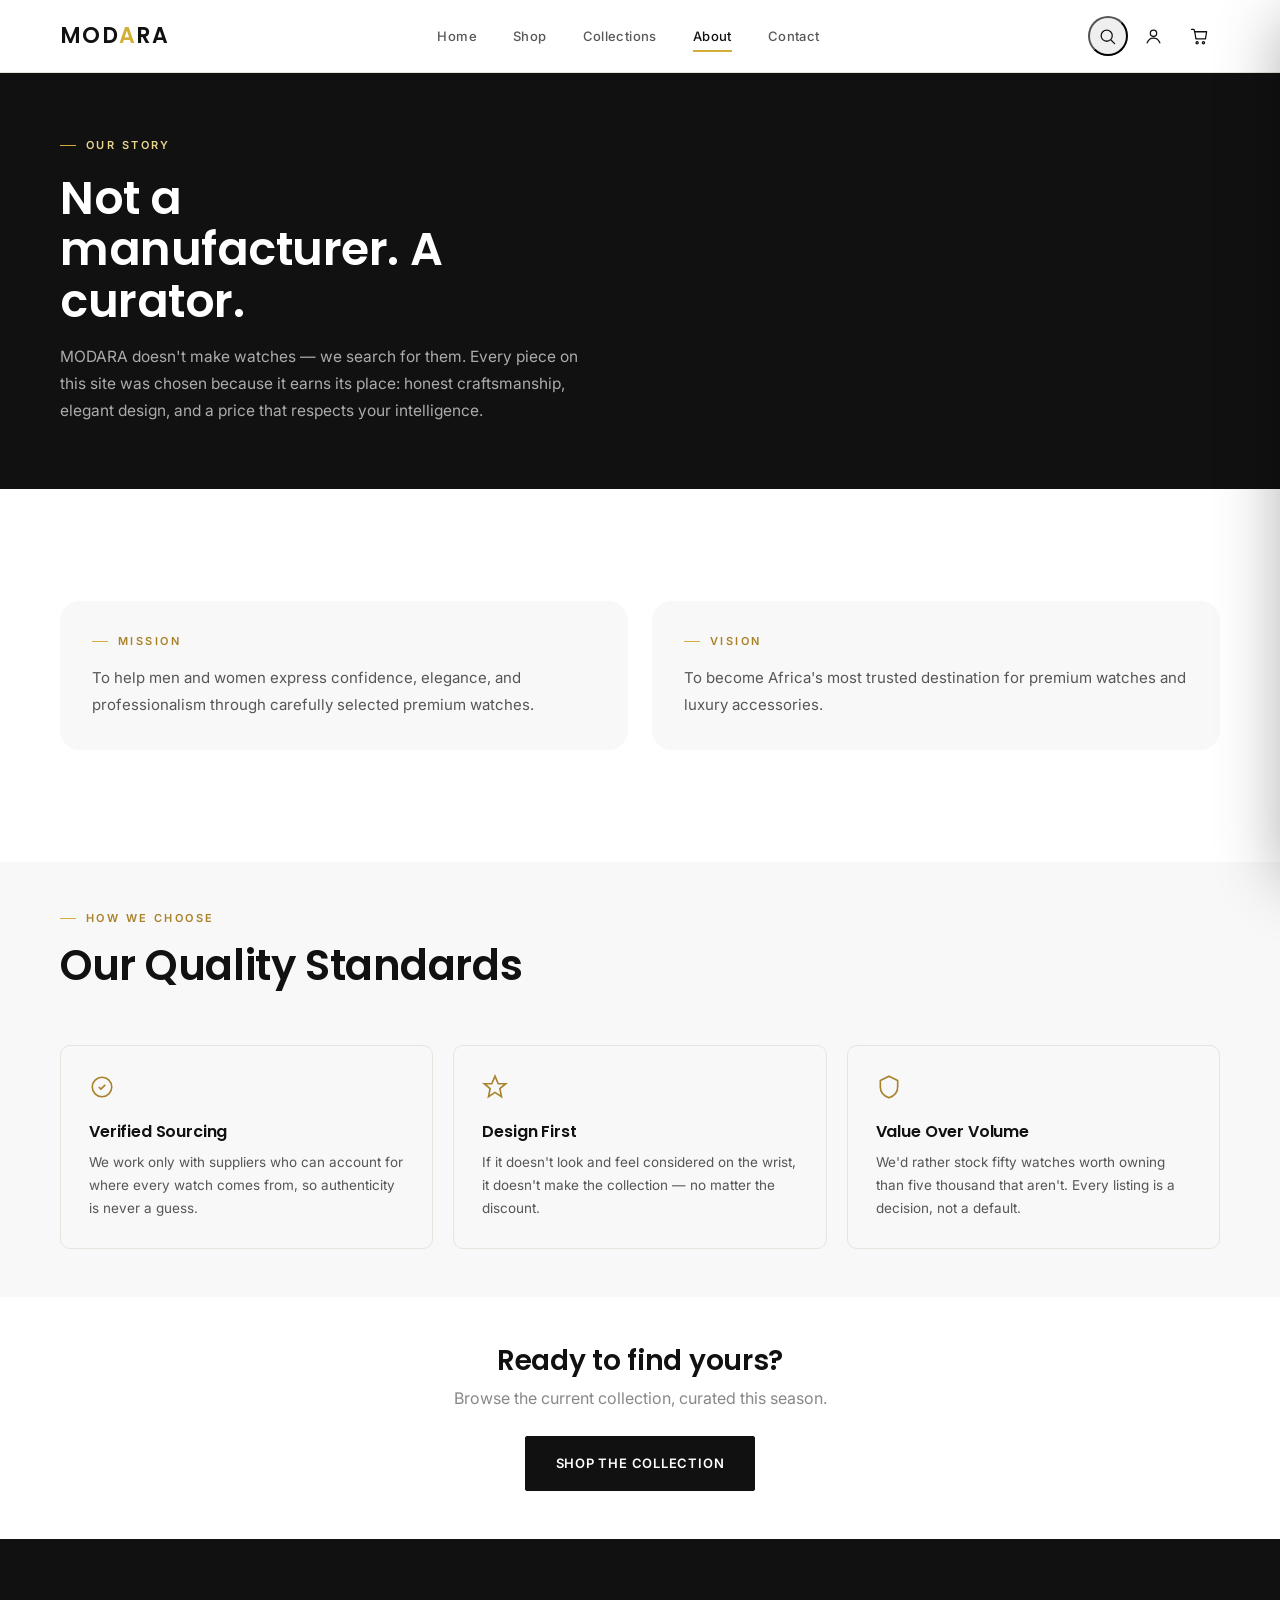
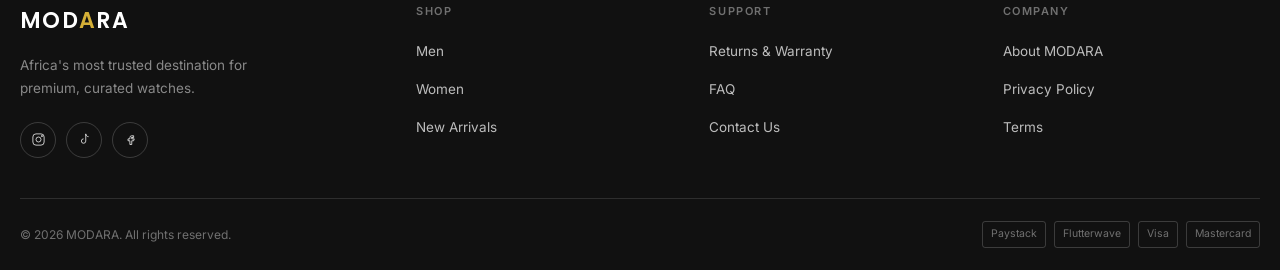
<file: about.html>
<!DOCTYPE html>
<html lang="en">
<head>
<meta charset="UTF-8">
<meta name="viewport" content="width=device-width, initial-scale=1.0">
<title>About MODARA — Curated Premium Watches</title>
<meta name="description" content="MODARA curates premium watches from trusted brands for men and women across Nigeria. Learn our mission, vision and quality standards.">
<link rel="preconnect" href="https://fonts.googleapis.com">
<link rel="preconnect" href="https://fonts.gstatic.com" crossorigin>
<link href="https://fonts.googleapis.com/css2?family=Poppins:wght@400;500;600;700&family=Inter:wght@400;500;600;700&display=swap" rel="stylesheet">
<link rel="stylesheet" href="css/style.css">
<style>
  .about-hero{ background:var(--ink); color:var(--paper); padding:64px 0; }
  .about-hero h1{ color:var(--paper); font-size:clamp(30px,5vw,46px); max-width:16ch; }
  .about-hero p{ color:rgba(255,255,255,.65); margin-top:16px; max-width:52ch; font-size:15.5px; line-height:1.75; }
  .value-grid{ display:grid; gap:20px; grid-template-columns:1fr; }
  @media (min-width:768px){ .value-grid{ grid-template-columns:repeat(3,1fr);} }
  .value-card{ border:1px solid var(--line); border-radius:var(--radius-md); padding:28px; }
  .value-card svg{ width:26px;height:26px; color:var(--gold-deep); margin-bottom:16px; }
  .value-card h3{ font-size:16px; margin-bottom:10px; }
  .value-card p{ font-size:13.5px; color:var(--ink-70); line-height:1.7; }
  .mv-grid{ display:grid; gap:24px; grid-template-columns:1fr; }
  @media (min-width:768px){ .mv-grid{ grid-template-columns:1fr 1fr;} }
  .mv-card{ background:var(--mist); border-radius:var(--radius-lg); padding:32px; }
  .mv-card .eyebrow{ margin-bottom:14px; }
  .mv-card p{ font-size:15px; line-height:1.8; color:var(--ink-70); }
</style>
</head>
<body>

<header class="nav">
  <div class="wrap nav-inner">
    <a href="index.html" class="nav-logo">MOD<span>A</span>RA</a>
    <nav class="nav-links">
      <a href="index.html">Home</a>
      <a href="shop.html">Shop</a>
      <a href="shop.html#collections">Collections</a>
      <a href="about.html" class="active">About</a>
      <a href="contact.html">Contact</a>
    </nav>
    <div class="nav-actions">
      <button class="icon-btn" aria-label="Search"><svg viewBox="0 0 24 24" fill="none" stroke="currentColor" stroke-linecap="round" stroke-linejoin="round"><circle cx="11" cy="11" r="7"/><path d="M21 21l-4.3-4.3"/></svg></button>
      <a href="account.html" class="icon-btn" aria-label="Account"><svg viewBox="0 0 24 24" fill="none" stroke="currentColor" stroke-linecap="round" stroke-linejoin="round"><circle cx="12" cy="8" r="4"/><path d="M4 20c1.5-4 5-6 8-6s6.5 2 8 6"/></svg></a>
      <a href="cart.html" class="icon-btn" aria-label="Cart"><svg viewBox="0 0 24 24" fill="none" stroke="currentColor" stroke-linecap="round" stroke-linejoin="round"><path d="M6 6h15l-1.5 9h-12z"/><path d="M6 6L5 3H2"/><circle cx="9" cy="20" r="1.4"/><circle cx="17" cy="20" r="1.4"/></svg><span class="cart-count" data-cart-count>0</span></a>
      <button class="icon-btn menu-btn" data-drawer-open aria-label="Menu"><svg viewBox="0 0 24 24" fill="none" stroke="currentColor" stroke-linecap="round" stroke-linejoin="round"><path d="M4 7h16M4 12h16M4 17h16"/></svg></button>
    </div>
  </div>
</header>

<div class="drawer-overlay"></div>
<aside class="drawer">
  <div class="drawer-head"><span class="nav-logo">MOD<span>A</span>RA</span><button class="icon-btn" data-drawer-close aria-label="Close menu"><svg viewBox="0 0 24 24" fill="none" stroke="currentColor" stroke-linecap="round" stroke-linejoin="round"><path d="M18 6L6 18M6 6l12 12"/></svg></button></div>
  <div class="drawer-body">
    <a href="index.html">Home</a><a href="shop.html">Shop</a><a href="shop.html#collections">Collections</a>
    <a href="about.html">About</a><a href="contact.html">Contact</a><a href="faq.html">FAQ</a><a href="cart.html">Cart</a>
  </div>
</aside>

<section class="about-hero">
  <div class="wrap">
    <div class="eyebrow" style="color:var(--gold-soft);">Our Story</div>
    <h1 style="margin-top:18px;">Not a manufacturer. A curator.</h1>
    <p>MODARA doesn't make watches — we search for them. Every piece on this site was chosen because it earns its place: honest craftsmanship, elegant design, and a price that respects your intelligence.</p>
  </div>
</section>

<section class="section">
  <div class="wrap mv-grid">
    <div class="mv-card">
      <div class="eyebrow">Mission</div>
      <p>To help men and women express confidence, elegance, and professionalism through carefully selected premium watches.</p>
    </div>
    <div class="mv-card">
      <div class="eyebrow">Vision</div>
      <p>To become Africa's most trusted destination for premium watches and luxury accessories.</p>
    </div>
  </div>
</section>

<section class="section section-tight" style="background:var(--mist);">
  <div class="wrap">
    <div class="section-head">
      <div class="eyebrow">How We Choose</div>
      <h2 class="section-title">Our Quality Standards</h2>
    </div>
    <div class="value-grid">
      <div class="value-card">
        <svg viewBox="0 0 24 24" fill="none" stroke="currentColor" stroke-width="1.5"><circle cx="12" cy="12" r="9"/><path d="M9 12l2 2 4-4"/></svg>
        <h3>Verified Sourcing</h3>
        <p>We work only with suppliers who can account for where every watch comes from, so authenticity is never a guess.</p>
      </div>
      <div class="value-card">
        <svg viewBox="0 0 24 24" fill="none" stroke="currentColor" stroke-width="1.5"><path d="M12 2l3 7h7l-5.5 4.5L18 21l-6-4-6 4 1.5-7.5L2 9h7z"/></svg>
        <h3>Design First</h3>
        <p>If it doesn't look and feel considered on the wrist, it doesn't make the collection — no matter the discount.</p>
      </div>
      <div class="value-card">
        <svg viewBox="0 0 24 24" fill="none" stroke="currentColor" stroke-width="1.5"><path d="M12 2l8 4v6c0 5-3.4 8.4-8 10-4.6-1.6-8-5-8-10V6z"/></svg>
        <h3>Value Over Volume</h3>
        <p>We'd rather stock fifty watches worth owning than five thousand that aren't. Every listing is a decision, not a default.</p>
      </div>
    </div>
  </div>
</section>

<section class="section section-tight">
  <div class="wrap center">
    <h2 class="section-title" style="font-size:28px;">Ready to find yours?</h2>
    <p class="muted" style="margin-top:10px;">Browse the current collection, curated this season.</p>
    <a href="shop.html" class="btn btn-primary" style="margin-top:24px;">Shop the Collection</a>
  </div>
</section>

<footer class="footer">
  <div class="wrap footer-top">
    <div class="footer-brand">
      <span class="nav-logo">MOD<span>A</span>RA</span>
      <p>Africa's most trusted destination for premium, curated watches.</p>
      <div class="footer-social">
        <a href="#" aria-label="Instagram"><svg viewBox="0 0 24 24" fill="none" stroke="currentColor" stroke-width="1.6"><rect x="3" y="3" width="18" height="18" rx="5"/><circle cx="12" cy="12" r="4"/><circle cx="17.5" cy="6.5" r="1"/></svg></a>
        <a href="#" aria-label="TikTok"><svg viewBox="0 0 24 24" fill="none" stroke="currentColor" stroke-width="1.6"><path d="M14 3v11.5a3.5 3.5 0 11-3.5-3.5"/><path d="M14 3c0 2.5 2 4.5 4.5 4.5"/></svg></a>
        <a href="#" aria-label="Facebook"><svg viewBox="0 0 24 24" fill="none" stroke="currentColor" stroke-width="1.6"><path d="M14 9h3V6h-3a3 3 0 00-3 3v2H8v3h3v6h3v-6h3l1-3h-4v-2a1 1 0 011-1z"/></svg></a>
      </div>
    </div>
    <div class="footer-col"><b>Shop</b><ul><li><a href="shop.html?gender=men">Men</a></li><li><a href="shop.html?gender=women">Women</a></li><li><a href="shop.html?filter=new">New Arrivals</a></li></ul></div>
    <div class="footer-col"><b>Support</b><ul><li><a href="returns.html">Returns &amp; Warranty</a></li><li><a href="faq.html">FAQ</a></li><li><a href="contact.html">Contact Us</a></li></ul></div>
    <div class="footer-col"><b>Company</b><ul><li><a href="about.html">About MODARA</a></li><li><a href="privacy.html">Privacy Policy</a></li><li><a href="terms.html">Terms</a></li></ul></div>
  </div>
  <div class="wrap footer-bottom">
    <span>© 2026 MODARA. All rights reserved.</span>
    <div class="pay-icons"><span>Paystack</span><span>Flutterwave</span><span>Visa</span><span>Mastercard</span></div>
  </div>
</footer>

<script src="js/products.js"></script>
<script src="js/main.js"></script>
</body>
</html>
</file>
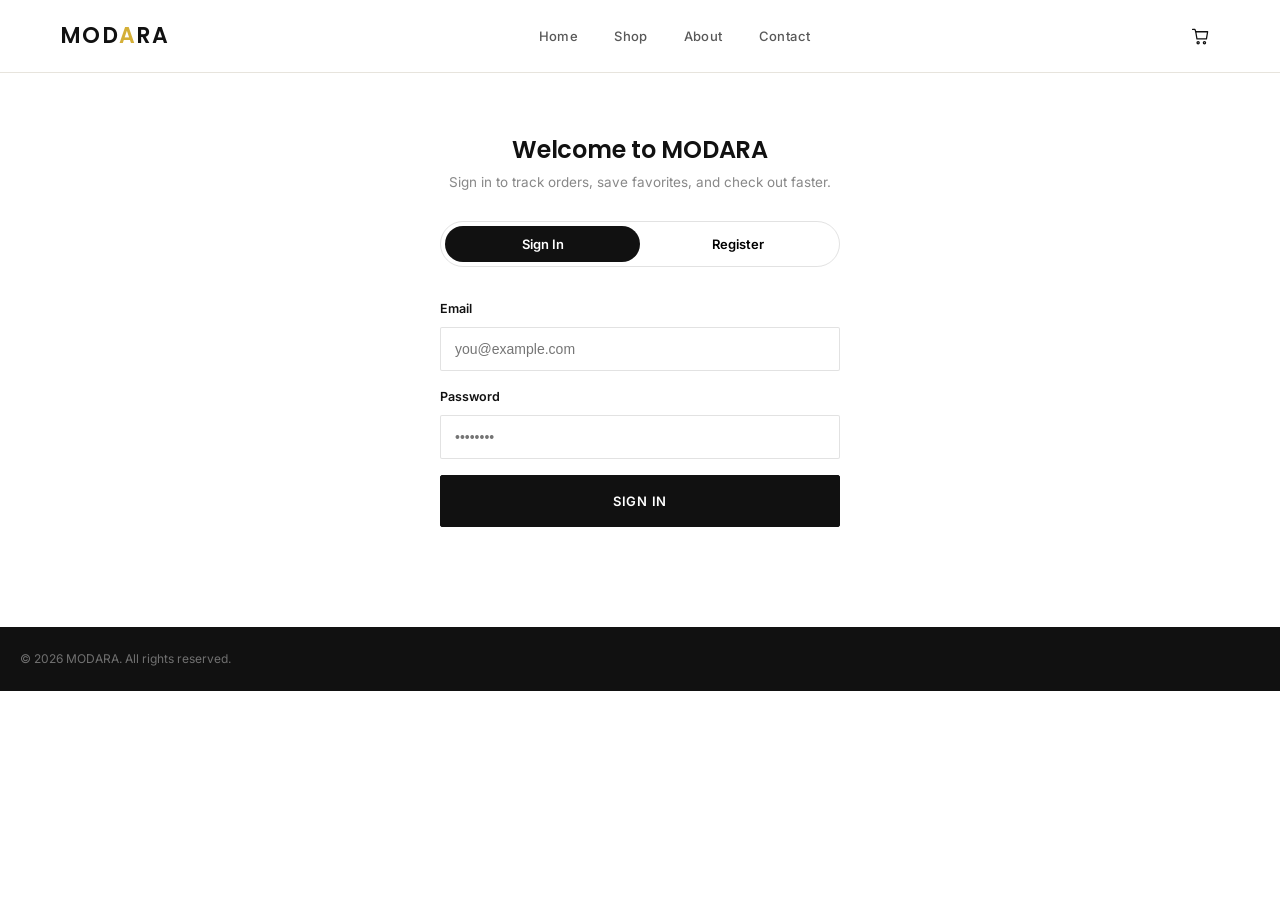
<file: account.html>
<!DOCTYPE html>
<html lang="en">
<head>
<meta charset="UTF-8">
<meta name="viewport" content="width=device-width, initial-scale=1.0">
<title>Account | MODARA</title>
<link rel="preconnect" href="https://fonts.googleapis.com">
<link rel="preconnect" href="https://fonts.gstatic.com" crossorigin>
<link href="https://fonts.googleapis.com/css2?family=Poppins:wght@400;500;600;700&family=Inter:wght@400;500;600;700&display=swap" rel="stylesheet">
<link rel="stylesheet" href="css/style.css">
<style>
  .auth-wrap{ max-width:400px; margin:0 auto; padding:64px 0 100px; }
  .auth-tabs{ display:flex; border:1px solid var(--ink-12); border-radius:100px; padding:4px; margin-bottom:32px; }
  .auth-tab{ flex:1; text-align:center; padding:10px; border-radius:100px; font-size:13px; font-weight:600; background:none; border:none; }
  .auth-tab.active{ background:var(--ink); color:var(--paper); }
  .form-field{ margin-bottom:16px; }
  .form-field label{ display:block; font-size:12.5px; font-weight:600; margin-bottom:8px; }
  .form-field input{ width:100%; border:1px solid var(--ink-12); border-radius:2px; padding:13px 14px; font-size:14px; }
  .auth-panel{ display:none; }
  .auth-panel.active{ display:block; }
</style>
</head>
<body>
<header class="nav">
  <div class="wrap nav-inner">
    <a href="index.html" class="nav-logo">MOD<span>A</span>RA</a>
    <nav class="nav-links"><a href="index.html">Home</a><a href="shop.html">Shop</a><a href="about.html">About</a><a href="contact.html">Contact</a></nav>
    <div class="nav-actions"><a href="cart.html" class="icon-btn" aria-label="Cart"><svg viewBox="0 0 24 24" fill="none" stroke="currentColor" stroke-linecap="round" stroke-linejoin="round"><path d="M6 6h15l-1.5 9h-12z"/><path d="M6 6L5 3H2"/><circle cx="9" cy="20" r="1.4"/><circle cx="17" cy="20" r="1.4"/></svg><span class="cart-count" data-cart-count>0</span></a></div>
  </div>
</header>

<div class="wrap">
  <div class="auth-wrap">
    <div class="center" style="margin-bottom:28px;">
      <h1 style="font-size:24px;">Welcome to MODARA</h1>
      <p class="muted" style="margin-top:8px;font-size:13.5px;">Sign in to track orders, save favorites, and check out faster.</p>
    </div>
    <div class="auth-tabs">
      <button class="auth-tab active" data-auth-tab="signin">Sign In</button>
      <button class="auth-tab" data-auth-tab="register">Register</button>
    </div>
    <div class="auth-panel active" data-auth-panel="signin">
      <div class="form-field"><label>Email</label><input type="email" placeholder="you@example.com"></div>
      <div class="form-field"><label>Password</label><input type="password" placeholder="••••••••"></div>
      <button class="btn btn-primary btn-block" id="signinBtn">Sign In</button>
    </div>
    <div class="auth-panel" data-auth-panel="register">
      <div class="form-field"><label>Full Name</label><input type="text" placeholder="Your name"></div>
      <div class="form-field"><label>Email</label><input type="email" placeholder="you@example.com"></div>
      <div class="form-field"><label>Password</label><input type="password" placeholder="Create a password"></div>
      <button class="btn btn-primary btn-block" id="registerBtn">Create Account</button>
    </div>
  </div>
</div>

<footer class="footer"><div class="wrap footer-bottom" style="border-top:none;"><span>© 2026 MODARA. All rights reserved.</span></div></footer>
<script src="js/products.js"></script>
<script src="js/main.js"></script>
<script>
document.querySelectorAll("[data-auth-tab]").forEach(tab=>{
  tab.addEventListener("click", ()=>{
    document.querySelectorAll("[data-auth-tab]").forEach(t=>t.classList.remove("active"));
    document.querySelectorAll("[data-auth-panel]").forEach(p=>p.classList.remove("active"));
    tab.classList.add("active");
    document.querySelector(`[data-auth-panel="${tab.dataset.authTab}"]`).classList.add("active");
  });
});
document.getElementById("signinBtn").addEventListener("click", ()=> showToast("Account sign-in connects here"));
document.getElementById("registerBtn").addEventListener("click", ()=> showToast("Account creation connects here"));
</script>
</body>
</html>
</file>
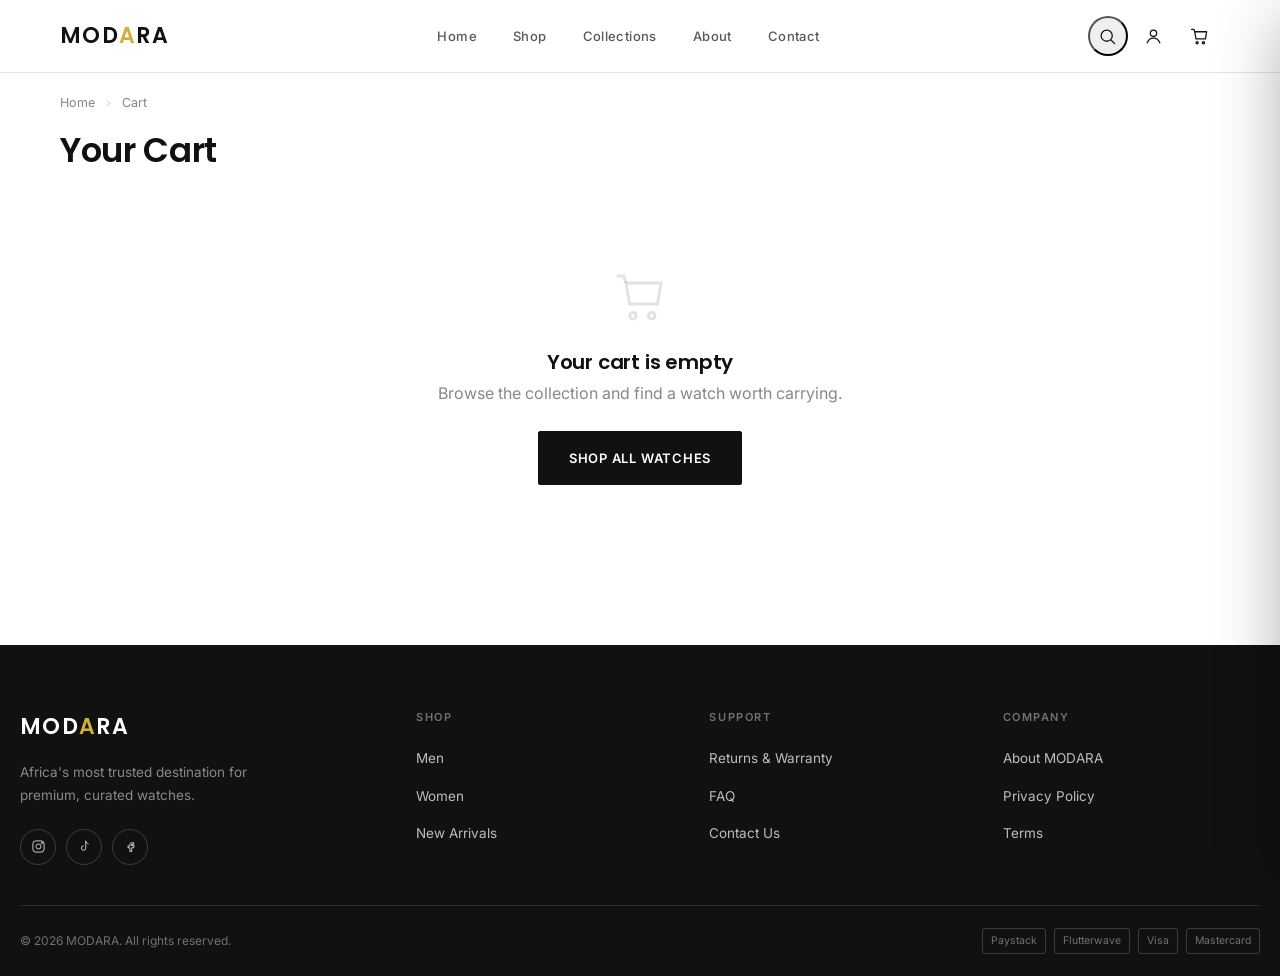
<file: cart.html>
<!DOCTYPE html>
<html lang="en">
<head>
<meta charset="UTF-8">
<meta name="viewport" content="width=device-width, initial-scale=1.0">
<title>Your Cart | MODARA</title>
<meta name="description" content="Review your MODARA cart before checkout.">
<link rel="preconnect" href="https://fonts.googleapis.com">
<link rel="preconnect" href="https://fonts.gstatic.com" crossorigin>
<link href="https://fonts.googleapis.com/css2?family=Poppins:wght@400;500;600;700&family=Inter:wght@400;500;600;700&display=swap" rel="stylesheet">
<link rel="stylesheet" href="css/style.css">
<style>
  .cart-layout{ display:grid; gap:32px; padding:24px 0 80px; }
  @media (min-width:900px){ .cart-layout{ grid-template-columns:1fr 360px; align-items:start; } }
  .cart-line{ display:grid; grid-template-columns:84px 1fr; gap:16px; padding:20px 0; border-bottom:1px solid var(--line); }
  .cart-line img{ width:84px;height:84px;border-radius:8px;object-fit:cover; }
  .cart-line-top{ display:flex; justify-content:space-between; gap:10px; }
  .cart-line-name{ font-family:var(--font-head); font-size:14.5px; font-weight:500; }
  .cart-line-brand{ font-size:11px; letter-spacing:.08em; text-transform:uppercase; color:var(--ink-50); font-weight:600; margin-bottom:4px;}
  .cart-line-remove{ font-size:12px; color:var(--ink-50); text-decoration:underline; flex-shrink:0; background:none;border:none; }
  .cart-line-remove:hover{ color:var(--ink); }
  .cart-line-bottom{ display:flex; align-items:center; justify-content:space-between; margin-top:12px; }
  .cart-qty{ display:flex; align-items:center; border:1px solid var(--ink-12); border-radius:2px; }
  .cart-qty button{ width:32px;height:34px; background:none; border:none; font-size:15px; }
  .cart-qty span{ min-width:28px; text-align:center; font-size:13px; font-weight:600; }
  .cart-line-price{ font-family:var(--font-head); font-weight:600; font-size:14.5px; }
  .summary-card{ border:1px solid var(--line); border-radius:var(--radius-md); padding:24px; position:sticky; top:96px; }
  .summary-row{ display:flex; justify-content:space-between; font-size:13.5px; padding:9px 0; color:var(--ink-70); }
  .summary-row.total{ font-size:16px; font-weight:600; color:var(--ink); border-top:1px solid var(--line); margin-top:6px; padding-top:16px; }
  .promo-row{ display:flex; gap:8px; margin:18px 0; }
  .promo-row input{ flex:1; border:1px solid var(--ink-12); border-radius:2px; padding:11px 12px; font-size:13px; }
  .empty-cart{ text-align:center; padding:100px 20px; }
  .empty-cart svg{ width:56px;height:56px; color:var(--ink-12); margin-bottom:18px; }
</style>
</head>
<body>

<header class="nav">
  <div class="wrap nav-inner">
    <a href="index.html" class="nav-logo">MOD<span>A</span>RA</a>
    <nav class="nav-links">
      <a href="index.html">Home</a>
      <a href="shop.html">Shop</a>
      <a href="shop.html#collections">Collections</a>
      <a href="about.html">About</a>
      <a href="contact.html">Contact</a>
    </nav>
    <div class="nav-actions">
      <button class="icon-btn" aria-label="Search">
        <svg viewBox="0 0 24 24" fill="none" stroke="currentColor" stroke-linecap="round" stroke-linejoin="round"><circle cx="11" cy="11" r="7"/><path d="M21 21l-4.3-4.3"/></svg>
      </button>
      <a href="account.html" class="icon-btn" aria-label="Account">
        <svg viewBox="0 0 24 24" fill="none" stroke="currentColor" stroke-linecap="round" stroke-linejoin="round"><circle cx="12" cy="8" r="4"/><path d="M4 20c1.5-4 5-6 8-6s6.5 2 8 6"/></svg>
      </a>
      <a href="cart.html" class="icon-btn" aria-label="Cart">
        <svg viewBox="0 0 24 24" fill="none" stroke="currentColor" stroke-linecap="round" stroke-linejoin="round"><path d="M6 6h15l-1.5 9h-12z"/><path d="M6 6L5 3H2"/><circle cx="9" cy="20" r="1.4"/><circle cx="17" cy="20" r="1.4"/></svg>
        <span class="cart-count" data-cart-count>0</span>
      </a>
      <button class="icon-btn menu-btn" data-drawer-open aria-label="Menu">
        <svg viewBox="0 0 24 24" fill="none" stroke="currentColor" stroke-linecap="round" stroke-linejoin="round"><path d="M4 7h16M4 12h16M4 17h16"/></svg>
      </button>
    </div>
  </div>
</header>

<div class="drawer-overlay"></div>
<aside class="drawer">
  <div class="drawer-head">
    <span class="nav-logo">MOD<span>A</span>RA</span>
    <button class="icon-btn" data-drawer-close aria-label="Close menu">
      <svg viewBox="0 0 24 24" fill="none" stroke="currentColor" stroke-linecap="round" stroke-linejoin="round"><path d="M18 6L6 18M6 6l12 12"/></svg>
    </button>
  </div>
  <div class="drawer-body">
    <a href="index.html">Home</a>
    <a href="shop.html">Shop</a>
    <a href="shop.html#collections">Collections</a>
    <a href="about.html">About</a>
    <a href="contact.html">Contact</a>
    <a href="faq.html">FAQ</a>
    <a href="cart.html">Cart</a>
  </div>
</aside>

<div class="wrap">
  <div class="crumb" style="padding-top:20px;">
    <a href="index.html">Home</a>
    <svg viewBox="0 0 24 24" fill="none" stroke="currentColor"><path d="M9 6l6 6-6 6"/></svg>
    <span>Cart</span>
  </div>
  <h1 style="margin-top:18px;font-size:clamp(26px,4vw,34px);">Your Cart</h1>

  <div id="cartContent"></div>
</div>

<footer class="footer" style="margin-top:60px;">
  <div class="wrap footer-top">
    <div class="footer-brand">
      <span class="nav-logo">MOD<span>A</span>RA</span>
      <p>Africa's most trusted destination for premium, curated watches.</p>
      <div class="footer-social">
        <a href="#" aria-label="Instagram"><svg viewBox="0 0 24 24" fill="none" stroke="currentColor" stroke-width="1.6"><rect x="3" y="3" width="18" height="18" rx="5"/><circle cx="12" cy="12" r="4"/><circle cx="17.5" cy="6.5" r="1"/></svg></a>
        <a href="#" aria-label="TikTok"><svg viewBox="0 0 24 24" fill="none" stroke="currentColor" stroke-width="1.6"><path d="M14 3v11.5a3.5 3.5 0 11-3.5-3.5"/><path d="M14 3c0 2.5 2 4.5 4.5 4.5"/></svg></a>
        <a href="#" aria-label="Facebook"><svg viewBox="0 0 24 24" fill="none" stroke="currentColor" stroke-width="1.6"><path d="M14 9h3V6h-3a3 3 0 00-3 3v2H8v3h3v6h3v-6h3l1-3h-4v-2a1 1 0 011-1z"/></svg></a>
      </div>
    </div>
    <div class="footer-col">
      <b>Shop</b>
      <ul><li><a href="shop.html?gender=men">Men</a></li><li><a href="shop.html?gender=women">Women</a></li><li><a href="shop.html?filter=new">New Arrivals</a></li></ul>
    </div>
    <div class="footer-col">
      <b>Support</b>
      <ul><li><a href="returns.html">Returns &amp; Warranty</a></li><li><a href="faq.html">FAQ</a></li><li><a href="contact.html">Contact Us</a></li></ul>
    </div>
    <div class="footer-col">
      <b>Company</b>
      <ul><li><a href="about.html">About MODARA</a></li><li><a href="privacy.html">Privacy Policy</a></li><li><a href="terms.html">Terms</a></li></ul>
    </div>
  </div>
  <div class="wrap footer-bottom">
    <span>© 2026 MODARA. All rights reserved.</span>
    <div class="pay-icons"><span>Paystack</span><span>Flutterwave</span><span>Visa</span><span>Mastercard</span></div>
  </div>
</footer>

<script src="js/products.js"></script>
<script src="js/main.js"></script>
<script>
(function(){
  const content = document.getElementById("cartContent");

  function render(){
    const lines = Cart.lines();
    if(!lines.length){
      content.innerHTML = `
        <div class="empty-cart">
          <svg viewBox="0 0 24 24" fill="none" stroke="currentColor" stroke-width="1.2"><path d="M6 6h15l-1.5 9h-12z"/><path d="M6 6L5 3H2"/><circle cx="9" cy="20" r="1.4"/><circle cx="17" cy="20" r="1.4"/></svg>
          <h2 style="font-size:20px;">Your cart is empty</h2>
          <p class="muted" style="margin-top:8px;">Browse the collection and find a watch worth carrying.</p>
          <a href="shop.html" class="btn btn-primary" style="margin-top:24px;">Shop All Watches</a>
        </div>`;
      return;
    }

    const subtotal = Cart.subtotal();
    const shipping = subtotal >= 100000 ? 0 : 3500;
    const total = subtotal + shipping;

    const linesHTML = lines.map(l => `
      <div class="cart-line" data-id="${l.id}">
        <img src="${l.img}" alt="${l.brand} ${l.name}">
        <div>
          <div class="cart-line-top">
            <div>
              <div class="cart-line-brand">${l.brand}</div>
              <div class="cart-line-name">${l.name}</div>
            </div>
            <button class="cart-line-remove" data-remove="${l.id}">Remove</button>
          </div>
          <div class="cart-line-bottom">
            <div class="cart-qty">
              <button data-qty-minus="${l.id}" aria-label="Decrease quantity">−</button>
              <span>${l.qty}</span>
              <button data-qty-plus="${l.id}" aria-label="Increase quantity">+</button>
            </div>
            <div class="cart-line-price">${modaraFormatNaira(l.price * l.qty)}</div>
          </div>
        </div>
      </div>`).join("");

    content.innerHTML = `
      <div class="cart-layout">
        <div>${linesHTML}</div>
        <div class="summary-card">
          <h2 style="font-size:16px;margin-bottom:6px;">Order Summary</h2>
          <div class="summary-row"><span>Subtotal</span><span>${modaraFormatNaira(subtotal)}</span></div>
          <div class="summary-row"><span>Shipping</span><span>${shipping === 0 ? "Free" : modaraFormatNaira(shipping)}</span></div>
          <div class="summary-row total"><span>Total</span><span>${modaraFormatNaira(total)}</span></div>
          <div class="promo-row">
            <input type="text" placeholder="Discount code">
            <button class="btn btn-outline" style="min-height:auto;padding:0 16px;">Apply</button>
          </div>
          <a href="checkout.html" class="btn btn-primary btn-block">Proceed to Checkout</a>
          <p class="muted" style="font-size:11.5px;margin-top:14px;text-align:center;">Free shipping on orders over ${modaraFormatNaira(100000)}</p>
        </div>
      </div>`;
  }

  content.addEventListener("click", (e)=>{
    const rm = e.target.closest("[data-remove]");
    if(rm){ Cart.remove(rm.dataset.remove); render(); return; }
    const minus = e.target.closest("[data-qty-minus]");
    if(minus){
      const id = minus.dataset.qtyMinus;
      const line = Cart.lines().find(l=>l.id===id);
      Cart.setQty(id, (line?.qty || 1) - 1);
      render(); return;
    }
    const plus = e.target.closest("[data-qty-plus]");
    if(plus){
      const id = plus.dataset.qtyPlus;
      const line = Cart.lines().find(l=>l.id===id);
      Cart.setQty(id, (line?.qty || 0) + 1);
      render(); return;
    }
  });

  render();
})();
</script>
</body>
</html>
</file>
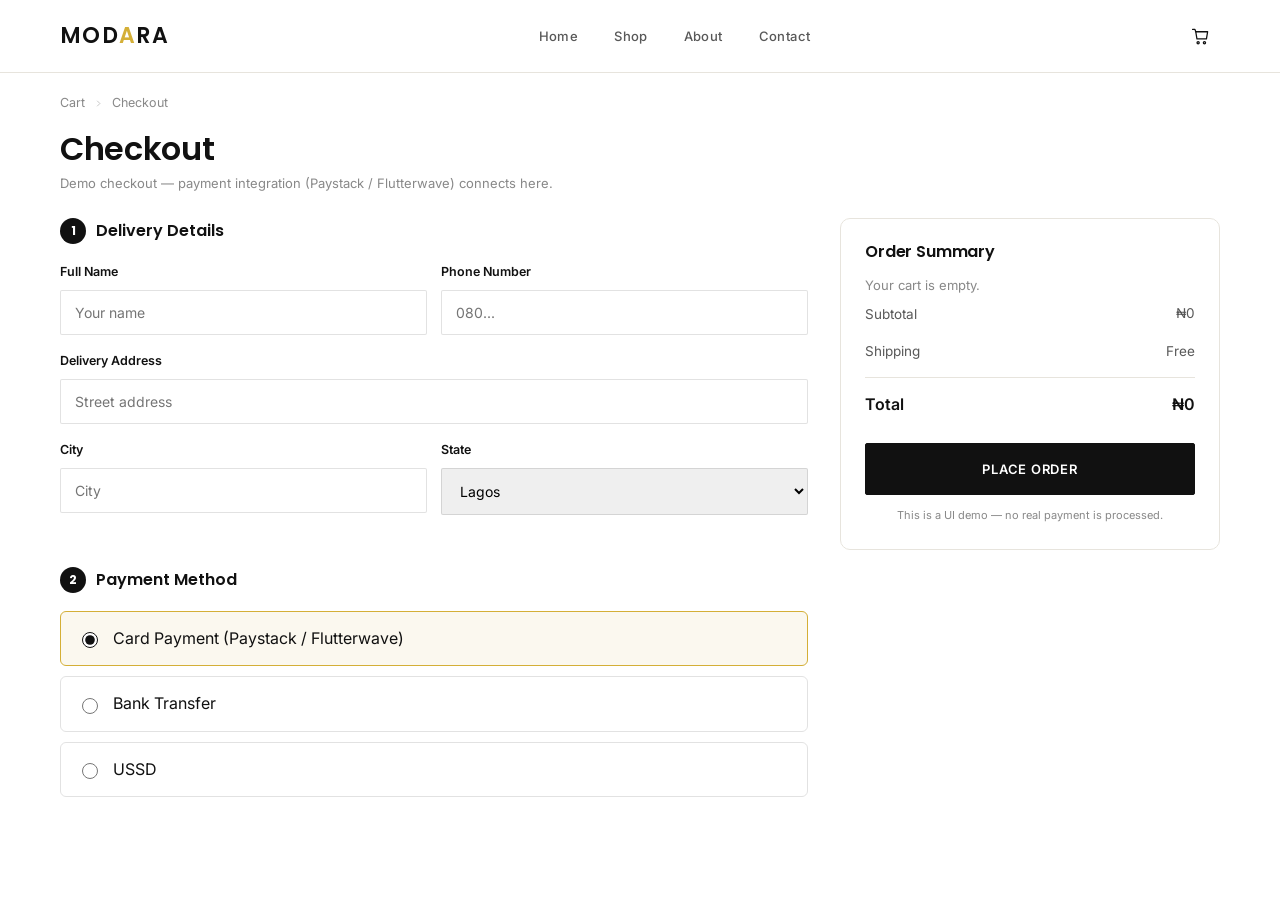
<file: checkout.html>
<!DOCTYPE html>
<html lang="en">
<head>
<meta charset="UTF-8">
<meta name="viewport" content="width=device-width, initial-scale=1.0">
<title>Checkout | MODARA</title>
<link rel="preconnect" href="https://fonts.googleapis.com">
<link rel="preconnect" href="https://fonts.gstatic.com" crossorigin>
<link href="https://fonts.googleapis.com/css2?family=Poppins:wght@400;500;600;700&family=Inter:wght@400;500;600;700&display=swap" rel="stylesheet">
<link rel="stylesheet" href="css/style.css">
<style>
  .checkout-layout{ display:grid; gap:32px; padding:24px 0 80px; }
  @media (min-width:960px){ .checkout-layout{ grid-template-columns:1fr 380px; align-items:start; } }
  .checkout-step{ margin-bottom:36px; }
  .step-num{ display:inline-flex; align-items:center; justify-content:center; width:26px;height:26px; border-radius:50%; background:var(--ink); color:var(--paper); font-size:12px; font-weight:700; margin-right:10px; }
  .step-title{ display:flex; align-items:center; font-family:var(--font-head); font-size:16px; font-weight:600; margin-bottom:18px; }
  .form-field{ margin-bottom:16px; }
  .form-field label{ display:block; font-size:12.5px; font-weight:600; margin-bottom:8px; }
  .form-field input, .form-field select{ width:100%; border:1px solid var(--ink-12); border-radius:2px; padding:13px 14px; font-size:14px; font-family:inherit; }
  .form-row2{ display:grid; gap:14px; grid-template-columns:1fr 1fr; }
  .pay-option{ display:flex; align-items:center; gap:12px; border:1px solid var(--ink-12); border-radius:6px; padding:14px 16px; margin-bottom:10px; cursor:pointer; }
  .pay-option input{ accent-color:var(--ink); width:16px;height:16px; }
  .pay-option.selected{ border-color:var(--gold); background:#FBF8EF; }
  .checkout-summary{ border:1px solid var(--line); border-radius:var(--radius-md); padding:24px; position:sticky; top:96px; }
  .mini-line{ display:flex; gap:12px; padding:10px 0; border-bottom:1px solid var(--line); font-size:13px; }
  .mini-line img{ width:48px;height:48px;border-radius:6px;object-fit:cover; }
  .summary-row{ display:flex; justify-content:space-between; font-size:13.5px; padding:8px 0; color:var(--ink-70); }
  .summary-row.total{ font-size:16px; font-weight:600; color:var(--ink); border-top:1px solid var(--line); margin-top:6px; padding-top:14px; }
</style>
</head>
<body>

<header class="nav">
  <div class="wrap nav-inner">
    <a href="index.html" class="nav-logo">MOD<span>A</span>RA</a>
    <nav class="nav-links"><a href="index.html">Home</a><a href="shop.html">Shop</a><a href="about.html">About</a><a href="contact.html">Contact</a></nav>
    <div class="nav-actions">
      <a href="cart.html" class="icon-btn" aria-label="Cart"><svg viewBox="0 0 24 24" fill="none" stroke="currentColor" stroke-linecap="round" stroke-linejoin="round"><path d="M6 6h15l-1.5 9h-12z"/><path d="M6 6L5 3H2"/><circle cx="9" cy="20" r="1.4"/><circle cx="17" cy="20" r="1.4"/></svg><span class="cart-count" data-cart-count>0</span></a>
    </div>
  </div>
</header>

<div class="wrap">
  <div class="crumb" style="padding-top:20px;">
    <a href="cart.html">Cart</a><svg viewBox="0 0 24 24" fill="none" stroke="currentColor"><path d="M9 6l6 6-6 6"/></svg><span>Checkout</span>
  </div>
  <h1 style="margin-top:18px;font-size:clamp(24px,3.6vw,32px);">Checkout</h1>
  <p class="muted" style="margin-top:6px;font-size:13px;">Demo checkout — payment integration (Paystack / Flutterwave) connects here.</p>

  <div class="checkout-layout">
    <div>
      <div class="checkout-step">
        <div class="step-title"><span class="step-num">1</span>Delivery Details</div>
        <div class="form-row2">
          <div class="form-field"><label>Full Name</label><input type="text" placeholder="Your name"></div>
          <div class="form-field"><label>Phone Number</label><input type="tel" placeholder="080..."></div>
        </div>
        <div class="form-field"><label>Delivery Address</label><input type="text" placeholder="Street address"></div>
        <div class="form-row2">
          <div class="form-field"><label>City</label><input type="text" placeholder="City"></div>
          <div class="form-field"><label>State</label>
            <select><option>Lagos</option><option>Anambra</option><option>Abuja (FCT)</option><option>Rivers</option><option>Other</option></select>
          </div>
        </div>
      </div>

      <div class="checkout-step">
        <div class="step-title"><span class="step-num">2</span>Payment Method</div>
        <label class="pay-option selected"><input type="radio" name="pay" checked> <span>Card Payment (Paystack / Flutterwave)</span></label>
        <label class="pay-option"><input type="radio" name="pay"> <span>Bank Transfer</span></label>
        <label class="pay-option"><input type="radio" name="pay"> <span>USSD</span></label>
      </div>
    </div>

    <div class="checkout-summary">
      <h2 style="font-size:16px;margin-bottom:14px;">Order Summary</h2>
      <div id="checkoutLines"></div>
      <div class="summary-row"><span>Subtotal</span><span id="cSub">₦0</span></div>
      <div class="summary-row"><span>Shipping</span><span id="cShip">₦0</span></div>
      <div class="summary-row total"><span>Total</span><span id="cTotal">₦0</span></div>
      <button class="btn btn-primary btn-block" id="placeOrderBtn" style="margin-top:18px;">Place Order</button>
      <p class="muted" style="font-size:11px;margin-top:12px;text-align:center;">This is a UI demo — no real payment is processed.</p>
    </div>
  </div>
</div>

<script src="js/products.js"></script>
<script src="js/main.js"></script>
<script>
(function(){
  const lines = Cart.lines();
  document.getElementById("checkoutLines").innerHTML = lines.map(l=>`
    <div class="mini-line"><img src="${l.img}" alt=""><div><b style="display:block;">${l.name}</b><span class="muted">Qty ${l.qty} · ${modaraFormatNaira(l.price)}</span></div></div>
  `).join("") || `<p class="muted" style="font-size:13px;">Your cart is empty.</p>`;
  const subtotal = Cart.subtotal();
  const shipping = subtotal >= 100000 || subtotal===0 ? 0 : 3500;
  document.getElementById("cSub").textContent = modaraFormatNaira(subtotal);
  document.getElementById("cShip").textContent = shipping===0 ? "Free" : modaraFormatNaira(shipping);
  document.getElementById("cTotal").textContent = modaraFormatNaira(subtotal+shipping);

  document.querySelectorAll(".pay-option").forEach(opt=>{
    opt.addEventListener("click", ()=>{
      document.querySelectorAll(".pay-option").forEach(o=>o.classList.remove("selected"));
      opt.classList.add("selected");
      opt.querySelector("input").checked = true;
    });
  });

  document.getElementById("placeOrderBtn").addEventListener("click", ()=>{
    if(!lines.length){ showToast("Your cart is empty"); return; }
    showToast("This is a UI demo — no order was placed");
  });
})();
</script>
</body>
</html>
</file>
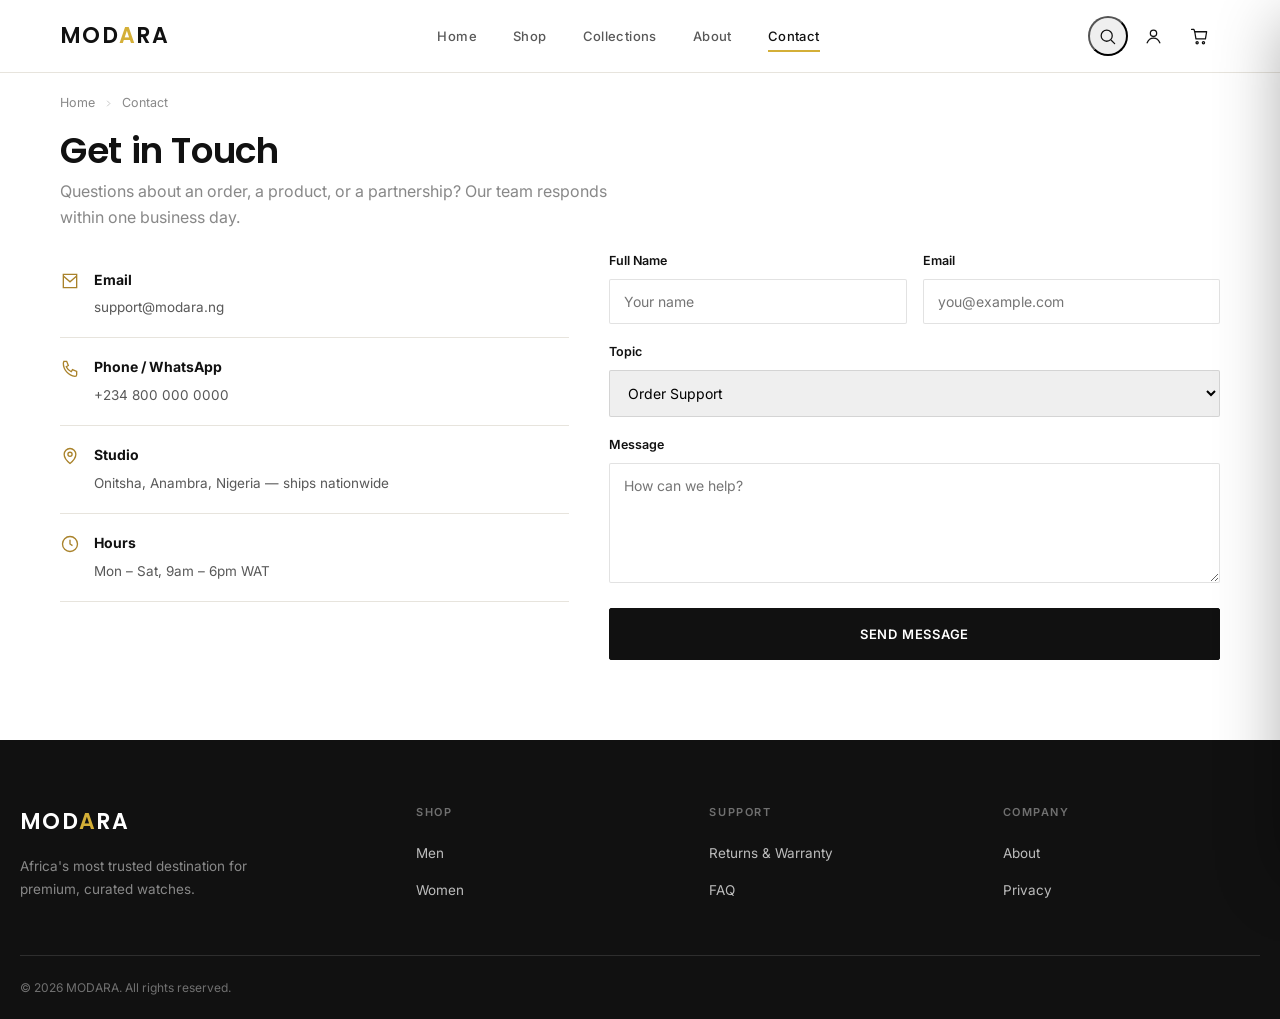
<file: contact.html>
<!DOCTYPE html>
<html lang="en">
<head>
<meta charset="UTF-8">
<meta name="viewport" content="width=device-width, initial-scale=1.0">
<title>Contact MODARA</title>
<meta name="description" content="Get in touch with the MODARA team — questions about orders, products, or partnerships.">
<link rel="preconnect" href="https://fonts.googleapis.com">
<link rel="preconnect" href="https://fonts.gstatic.com" crossorigin>
<link href="https://fonts.googleapis.com/css2?family=Poppins:wght@400;500;600;700&family=Inter:wght@400;500;600;700&display=swap" rel="stylesheet">
<link rel="stylesheet" href="css/style.css">
<style>
  .contact-layout{ display:grid; gap:40px; grid-template-columns:1fr; padding:20px 0 80px; }
  @media (min-width:900px){ .contact-layout{ grid-template-columns:1fr 1.2fr; } }
  .contact-info-item{ display:flex; gap:14px; padding:18px 0; border-bottom:1px solid var(--line); }
  .contact-info-item svg{ width:20px;height:20px; color:var(--gold-deep); flex-shrink:0; margin-top:2px;}
  .contact-info-item b{ display:block; font-size:14px; margin-bottom:3px; }
  .contact-info-item span{ font-size:13.5px; color:var(--ink-70); }
  .form-field{ margin-bottom:18px; }
  .form-field label{ display:block; font-size:12.5px; font-weight:600; margin-bottom:8px; }
  .form-field input, .form-field textarea, .form-field select{
    width:100%; border:1px solid var(--ink-12); border-radius:2px; padding:13px 14px; font-size:14px; font-family:inherit;
  }
  .form-field textarea{ resize:vertical; min-height:120px; }
  .form-field input:focus, .form-field textarea:focus, .form-field select:focus{ outline:2px solid var(--gold); outline-offset:1px; }
  .form-row{ display:grid; gap:16px; grid-template-columns:1fr 1fr; }
</style>
</head>
<body>

<header class="nav">
  <div class="wrap nav-inner">
    <a href="index.html" class="nav-logo">MOD<span>A</span>RA</a>
    <nav class="nav-links">
      <a href="index.html">Home</a><a href="shop.html">Shop</a><a href="shop.html#collections">Collections</a>
      <a href="about.html">About</a><a href="contact.html" class="active">Contact</a>
    </nav>
    <div class="nav-actions">
      <button class="icon-btn" aria-label="Search"><svg viewBox="0 0 24 24" fill="none" stroke="currentColor" stroke-linecap="round" stroke-linejoin="round"><circle cx="11" cy="11" r="7"/><path d="M21 21l-4.3-4.3"/></svg></button>
      <a href="account.html" class="icon-btn" aria-label="Account"><svg viewBox="0 0 24 24" fill="none" stroke="currentColor" stroke-linecap="round" stroke-linejoin="round"><circle cx="12" cy="8" r="4"/><path d="M4 20c1.5-4 5-6 8-6s6.5 2 8 6"/></svg></a>
      <a href="cart.html" class="icon-btn" aria-label="Cart"><svg viewBox="0 0 24 24" fill="none" stroke="currentColor" stroke-linecap="round" stroke-linejoin="round"><path d="M6 6h15l-1.5 9h-12z"/><path d="M6 6L5 3H2"/><circle cx="9" cy="20" r="1.4"/><circle cx="17" cy="20" r="1.4"/></svg><span class="cart-count" data-cart-count>0</span></a>
      <button class="icon-btn menu-btn" data-drawer-open aria-label="Menu"><svg viewBox="0 0 24 24" fill="none" stroke="currentColor" stroke-linecap="round" stroke-linejoin="round"><path d="M4 7h16M4 12h16M4 17h16"/></svg></button>
    </div>
  </div>
</header>

<div class="drawer-overlay"></div>
<aside class="drawer">
  <div class="drawer-head"><span class="nav-logo">MOD<span>A</span>RA</span><button class="icon-btn" data-drawer-close aria-label="Close menu"><svg viewBox="0 0 24 24" fill="none" stroke="currentColor" stroke-linecap="round" stroke-linejoin="round"><path d="M18 6L6 18M6 6l12 12"/></svg></button></div>
  <div class="drawer-body">
    <a href="index.html">Home</a><a href="shop.html">Shop</a><a href="shop.html#collections">Collections</a>
    <a href="about.html">About</a><a href="contact.html">Contact</a><a href="faq.html">FAQ</a><a href="cart.html">Cart</a>
  </div>
</aside>

<div class="wrap">
  <div class="crumb" style="padding-top:20px;">
    <a href="index.html">Home</a><svg viewBox="0 0 24 24" fill="none" stroke="currentColor"><path d="M9 6l6 6-6 6"/></svg><span>Contact</span>
  </div>
  <h1 style="margin-top:18px;font-size:clamp(26px,4vw,36px);">Get in Touch</h1>
  <p class="muted" style="margin-top:8px;max-width:56ch;">Questions about an order, a product, or a partnership? Our team responds within one business day.</p>

  <div class="contact-layout">
    <div>
      <div class="contact-info-item">
        <svg viewBox="0 0 24 24" fill="none" stroke="currentColor" stroke-width="1.6"><path d="M4 4h16v16H4z"/><path d="M4 6l8 7 8-7"/></svg>
        <div><b>Email</b><span>support@modara.ng</span></div>
      </div>
      <div class="contact-info-item">
        <svg viewBox="0 0 24 24" fill="none" stroke="currentColor" stroke-width="1.6"><path d="M4 4h4l2 5-2.5 1.5a12 12 0 006 6L15 14l5 2v4a2 2 0 01-2 2A16 16 0 014 6a2 2 0 012-2z"/></svg>
        <div><b>Phone / WhatsApp</b><span>+234 800 000 0000</span></div>
      </div>
      <div class="contact-info-item">
        <svg viewBox="0 0 24 24" fill="none" stroke="currentColor" stroke-width="1.6"><path d="M12 21s-7-5.5-7-11a7 7 0 0114 0c0 5.5-7 11-7 11z"/><circle cx="12" cy="10" r="2.5"/></svg>
        <div><b>Studio</b><span>Onitsha, Anambra, Nigeria — ships nationwide</span></div>
      </div>
      <div class="contact-info-item">
        <svg viewBox="0 0 24 24" fill="none" stroke="currentColor" stroke-width="1.6"><circle cx="12" cy="12" r="9"/><path d="M12 7v5l3 2"/></svg>
        <div><b>Hours</b><span>Mon – Sat, 9am – 6pm WAT</span></div>
      </div>
    </div>

    <form id="contactForm">
      <div class="form-row">
        <div class="form-field"><label for="cName">Full Name</label><input id="cName" type="text" required placeholder="Your name"></div>
        <div class="form-field"><label for="cEmail">Email</label><input id="cEmail" type="email" required placeholder="you@example.com"></div>
      </div>
      <div class="form-field">
        <label for="cTopic">Topic</label>
        <select id="cTopic">
          <option>Order Support</option>
          <option>Product Question</option>
          <option>Returns &amp; Warranty</option>
          <option>Partnership / Wholesale</option>
          <option>Something Else</option>
        </select>
      </div>
      <div class="form-field"><label for="cMsg">Message</label><textarea id="cMsg" required placeholder="How can we help?"></textarea></div>
      <button type="submit" class="btn btn-primary btn-block">Send Message</button>
    </form>
  </div>
</div>

<footer class="footer">
  <div class="wrap footer-top">
    <div class="footer-brand"><span class="nav-logo">MOD<span>A</span>RA</span><p>Africa's most trusted destination for premium, curated watches.</p></div>
    <div class="footer-col"><b>Shop</b><ul><li><a href="shop.html?gender=men">Men</a></li><li><a href="shop.html?gender=women">Women</a></li></ul></div>
    <div class="footer-col"><b>Support</b><ul><li><a href="returns.html">Returns &amp; Warranty</a></li><li><a href="faq.html">FAQ</a></li></ul></div>
    <div class="footer-col"><b>Company</b><ul><li><a href="about.html">About</a></li><li><a href="privacy.html">Privacy</a></li></ul></div>
  </div>
  <div class="wrap footer-bottom"><span>© 2026 MODARA. All rights reserved.</span></div>
</footer>

<script src="js/products.js"></script>
<script src="js/main.js"></script>
<script>
document.getElementById("contactForm").addEventListener("submit", function(e){
  e.preventDefault();
  showToast("Message sent — we'll reply within 1 business day");
  this.reset();
});
</script>
</body>
</html>
</file>
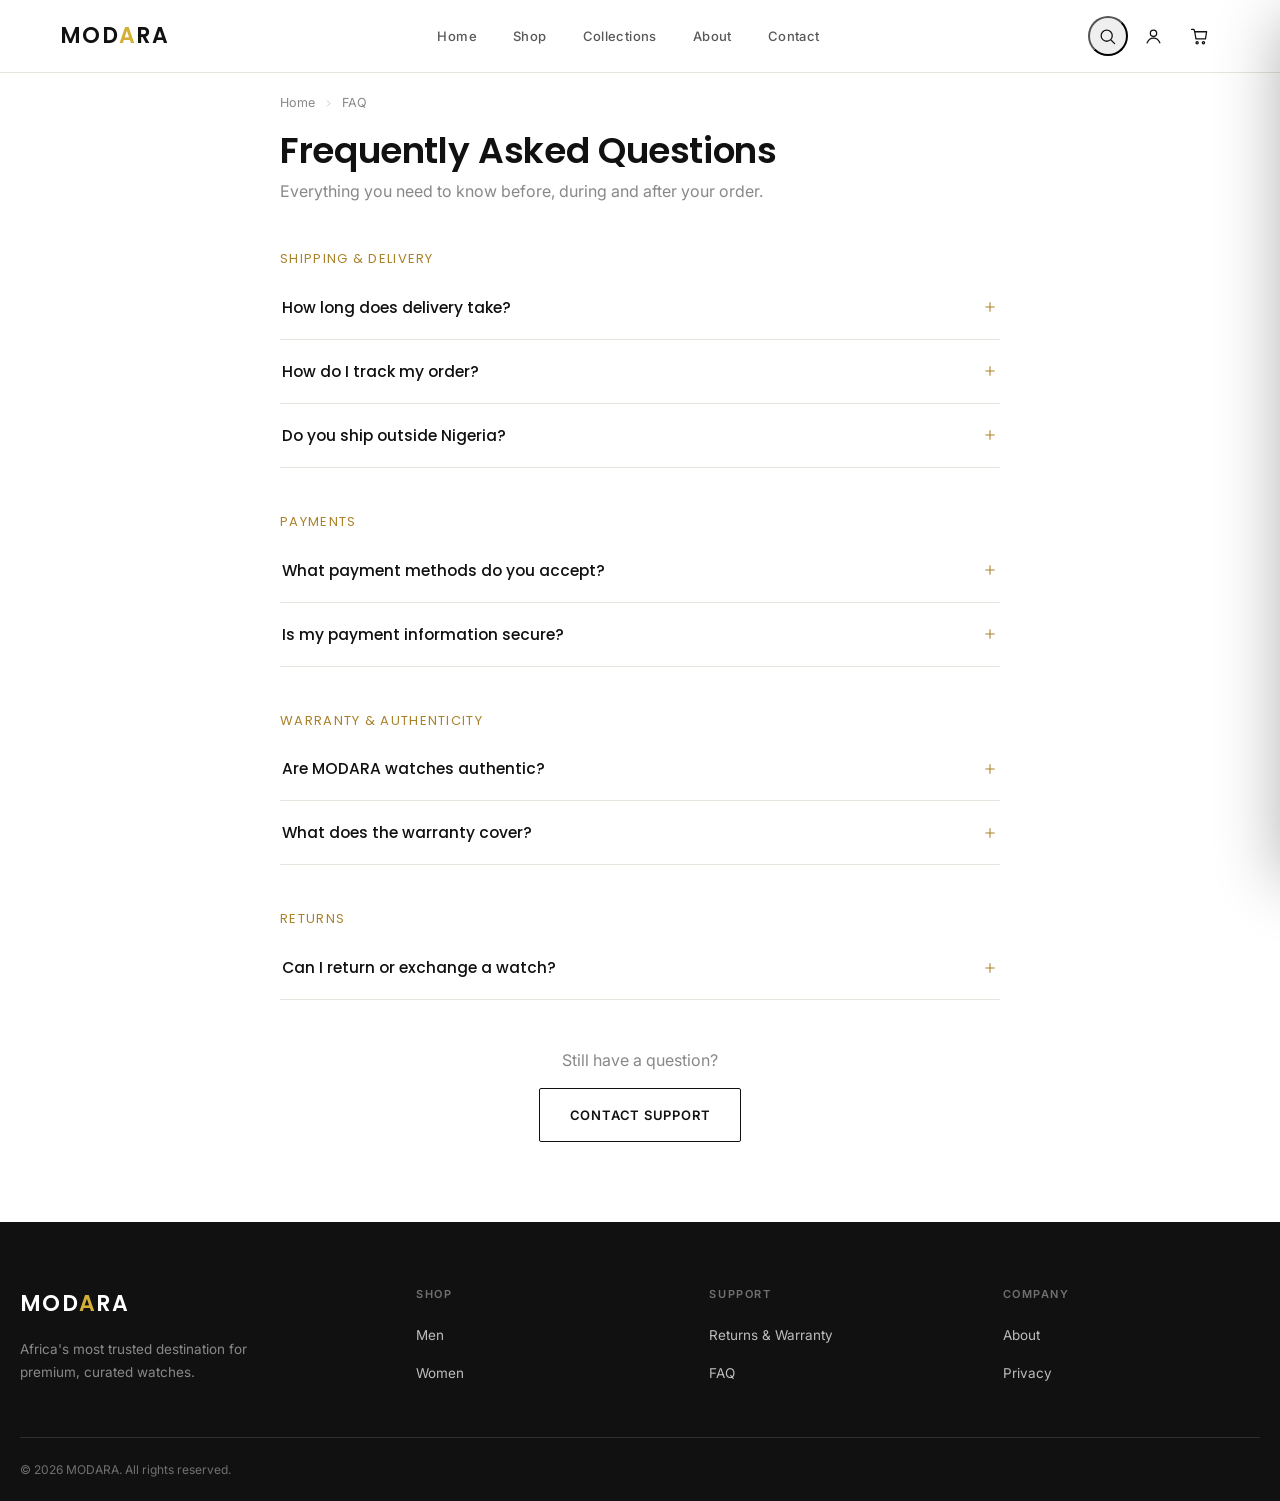
<file: faq.html>
<!DOCTYPE html>
<html lang="en">
<head>
<meta charset="UTF-8">
<meta name="viewport" content="width=device-width, initial-scale=1.0">
<title>FAQ | MODARA</title>
<meta name="description" content="Answers to common questions about shipping, payments, warranty, returns, authenticity, and order tracking at MODARA.">
<link rel="preconnect" href="https://fonts.googleapis.com">
<link rel="preconnect" href="https://fonts.gstatic.com" crossorigin>
<link href="https://fonts.googleapis.com/css2?family=Poppins:wght@400;500;600;700&family=Inter:wght@400;500;600;700&display=swap" rel="stylesheet">
<link rel="stylesheet" href="css/style.css">
<style>
  .faq-cat-title{ font-family:var(--font-head); font-size:13px; letter-spacing:.1em; text-transform:uppercase; color:var(--gold-deep); margin:44px 0 6px; }
  .faq-cat-title:first-of-type{ margin-top:0; }
</style>
</head>
<body>

<header class="nav">
  <div class="wrap nav-inner">
    <a href="index.html" class="nav-logo">MOD<span>A</span>RA</a>
    <nav class="nav-links">
      <a href="index.html">Home</a><a href="shop.html">Shop</a><a href="shop.html#collections">Collections</a>
      <a href="about.html">About</a><a href="contact.html">Contact</a>
    </nav>
    <div class="nav-actions">
      <button class="icon-btn" aria-label="Search"><svg viewBox="0 0 24 24" fill="none" stroke="currentColor" stroke-linecap="round" stroke-linejoin="round"><circle cx="11" cy="11" r="7"/><path d="M21 21l-4.3-4.3"/></svg></button>
      <a href="account.html" class="icon-btn" aria-label="Account"><svg viewBox="0 0 24 24" fill="none" stroke="currentColor" stroke-linecap="round" stroke-linejoin="round"><circle cx="12" cy="8" r="4"/><path d="M4 20c1.5-4 5-6 8-6s6.5 2 8 6"/></svg></a>
      <a href="cart.html" class="icon-btn" aria-label="Cart"><svg viewBox="0 0 24 24" fill="none" stroke="currentColor" stroke-linecap="round" stroke-linejoin="round"><path d="M6 6h15l-1.5 9h-12z"/><path d="M6 6L5 3H2"/><circle cx="9" cy="20" r="1.4"/><circle cx="17" cy="20" r="1.4"/></svg><span class="cart-count" data-cart-count>0</span></a>
      <button class="icon-btn menu-btn" data-drawer-open aria-label="Menu"><svg viewBox="0 0 24 24" fill="none" stroke="currentColor" stroke-linecap="round" stroke-linejoin="round"><path d="M4 7h16M4 12h16M4 17h16"/></svg></button>
    </div>
  </div>
</header>

<div class="drawer-overlay"></div>
<aside class="drawer">
  <div class="drawer-head"><span class="nav-logo">MOD<span>A</span>RA</span><button class="icon-btn" data-drawer-close aria-label="Close menu"><svg viewBox="0 0 24 24" fill="none" stroke="currentColor" stroke-linecap="round" stroke-linejoin="round"><path d="M18 6L6 18M6 6l12 12"/></svg></button></div>
  <div class="drawer-body">
    <a href="index.html">Home</a><a href="shop.html">Shop</a><a href="shop.html#collections">Collections</a>
    <a href="about.html">About</a><a href="contact.html">Contact</a><a href="faq.html">FAQ</a><a href="cart.html">Cart</a>
  </div>
</aside>

<div class="wrap" style="max-width:800px;">
  <div class="crumb" style="padding-top:20px;">
    <a href="index.html">Home</a><svg viewBox="0 0 24 24" fill="none" stroke="currentColor"><path d="M9 6l6 6-6 6"/></svg><span>FAQ</span>
  </div>
  <h1 style="margin-top:18px;font-size:clamp(26px,4vw,36px);">Frequently Asked Questions</h1>
  <p class="muted" style="margin-top:8px;">Everything you need to know before, during and after your order.</p>

  <div class="faq-cat-title" id="tracking">Shipping &amp; Delivery</div>
  <div class="faq-list">
    <div class="faq-item">
      <button class="faq-q">How long does delivery take?<svg viewBox="0 0 24 24" fill="none" stroke="currentColor" stroke-width="1.6"><path d="M12 5v14M5 12h14"/></svg></button>
      <div class="faq-a"><div class="faq-a-inner">Orders to Lagos, Abuja and Port Harcourt typically arrive in 2–4 business days. Other locations across Nigeria take 3–6 business days. Delivery estimates are also shown on each product page.</div></div>
    </div>
    <div class="faq-item">
      <button class="faq-q">How do I track my order?<svg viewBox="0 0 24 24" fill="none" stroke="currentColor" stroke-width="1.6"><path d="M12 5v14M5 12h14"/></svg></button>
      <div class="faq-a"><div class="faq-a-inner">Once your order ships, you'll receive an email and SMS with a tracking link. You can also check order status anytime from your Account page.</div></div>
    </div>
    <div class="faq-item">
      <button class="faq-q">Do you ship outside Nigeria?<svg viewBox="0 0 24 24" fill="none" stroke="currentColor" stroke-width="1.6"><path d="M12 5v14M5 12h14"/></svg></button>
      <div class="faq-a"><div class="faq-a-inner">We currently ship nationwide within Nigeria. International shipping is in development — join the MODARA Club to be notified when it launches.</div></div>
    </div>
  </div>

  <div class="faq-cat-title">Payments</div>
  <div class="faq-list">
    <div class="faq-item">
      <button class="faq-q">What payment methods do you accept?<svg viewBox="0 0 24 24" fill="none" stroke="currentColor" stroke-width="1.6"><path d="M12 5v14M5 12h14"/></svg></button>
      <div class="faq-a"><div class="faq-a-inner">We accept major debit and credit cards, bank transfers, and USSD payments, processed securely through Paystack and Flutterwave.</div></div>
    </div>
    <div class="faq-item">
      <button class="faq-q">Is my payment information secure?<svg viewBox="0 0 24 24" fill="none" stroke="currentColor" stroke-width="1.6"><path d="M12 5v14M5 12h14"/></svg></button>
      <div class="faq-a"><div class="faq-a-inner">Yes. Checkout is encrypted end-to-end and MODARA never stores your full card details on our servers.</div></div>
    </div>
  </div>

  <div class="faq-cat-title">Warranty &amp; Authenticity</div>
  <div class="faq-list">
    <div class="faq-item">
      <button class="faq-q">Are MODARA watches authentic?<svg viewBox="0 0 24 24" fill="none" stroke="currentColor" stroke-width="1.6"><path d="M12 5v14M5 12h14"/></svg></button>
      <div class="faq-a"><div class="faq-a-inner">Yes. Every watch is sourced through verified suppliers and inspected before listing. Authenticity is a non-negotiable part of our quality standard.</div></div>
    </div>
    <div class="faq-item">
      <button class="faq-q">What does the warranty cover?<svg viewBox="0 0 24 24" fill="none" stroke="currentColor" stroke-width="1.6"><path d="M12 5v14M5 12h14"/></svg></button>
      <div class="faq-a"><div class="faq-a-inner">Most watches carry a 1–2 year MODARA warranty covering manufacturing defects in movement and materials. Coverage length is listed on each product page.</div></div>
    </div>
  </div>

  <div class="faq-cat-title">Returns</div>
  <div class="faq-list">
    <div class="faq-item">
      <button class="faq-q">Can I return or exchange a watch?<svg viewBox="0 0 24 24" fill="none" stroke="currentColor" stroke-width="1.6"><path d="M12 5v14M5 12h14"/></svg></button>
      <div class="faq-a"><div class="faq-a-inner">Yes — see our Returns &amp; Warranty page for the full policy, timelines and step-by-step process.</div></div>
    </div>
  </div>

  <div class="center" style="margin:48px 0 80px;">
    <p class="muted">Still have a question?</p>
    <a href="contact.html" class="btn btn-outline" style="margin-top:14px;">Contact Support</a>
  </div>
</div>

<footer class="footer">
  <div class="wrap footer-top">
    <div class="footer-brand"><span class="nav-logo">MOD<span>A</span>RA</span><p>Africa's most trusted destination for premium, curated watches.</p></div>
    <div class="footer-col"><b>Shop</b><ul><li><a href="shop.html?gender=men">Men</a></li><li><a href="shop.html?gender=women">Women</a></li></ul></div>
    <div class="footer-col"><b>Support</b><ul><li><a href="returns.html">Returns &amp; Warranty</a></li><li><a href="faq.html">FAQ</a></li></ul></div>
    <div class="footer-col"><b>Company</b><ul><li><a href="about.html">About</a></li><li><a href="privacy.html">Privacy</a></li></ul></div>
  </div>
  <div class="wrap footer-bottom"><span>© 2026 MODARA. All rights reserved.</span></div>
</footer>

<script src="js/products.js"></script>
<script src="js/main.js"></script>
</body>
</html>
</file>
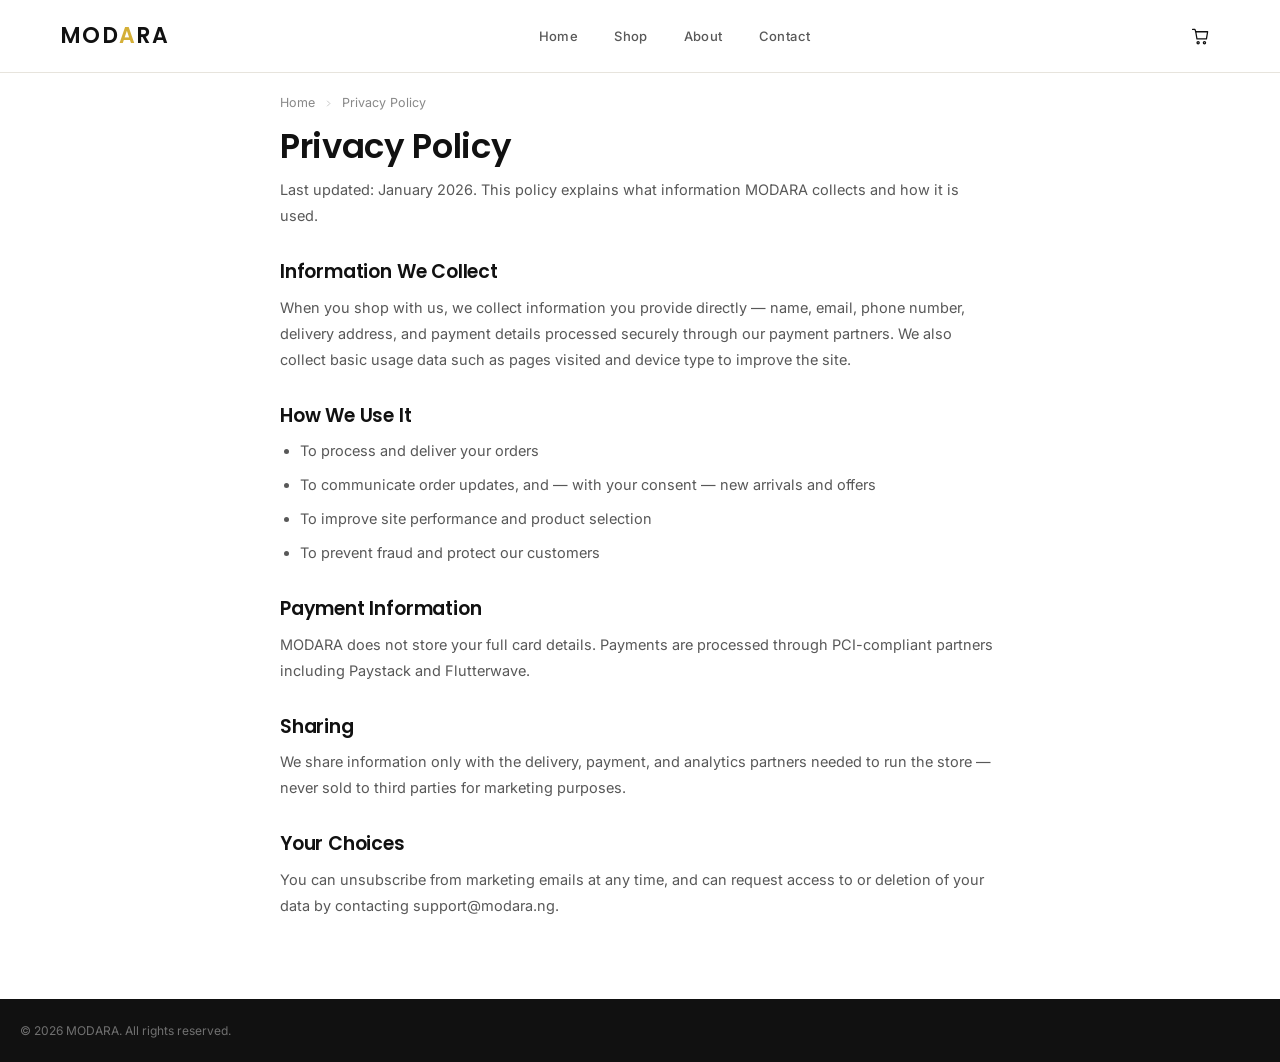
<file: privacy.html>
<!DOCTYPE html>
<html lang="en">
<head>
<meta charset="UTF-8">
<meta name="viewport" content="width=device-width, initial-scale=1.0">
<title>Privacy Policy | MODARA</title>
<link rel="preconnect" href="https://fonts.googleapis.com">
<link rel="preconnect" href="https://fonts.gstatic.com" crossorigin>
<link href="https://fonts.googleapis.com/css2?family=Poppins:wght@400;500;600;700&family=Inter:wght@400;500;600;700&display=swap" rel="stylesheet">
<link rel="stylesheet" href="css/style.css">
<style>
  .policy-body{ max-width:72ch; padding:20px 0 80px; }
  .policy-body h2{ font-size:19px; margin-top:32px; margin-bottom:12px; }
  .policy-body p, .policy-body li{ font-size:14.5px; color:var(--ink-70); line-height:1.8; }
  .policy-body ul{ padding-left:20px; list-style:disc; }
  .policy-body li{ margin-bottom:8px; }
</style>
</head>
<body>
<header class="nav">
  <div class="wrap nav-inner">
    <a href="index.html" class="nav-logo">MOD<span>A</span>RA</a>
    <nav class="nav-links"><a href="index.html">Home</a><a href="shop.html">Shop</a><a href="about.html">About</a><a href="contact.html">Contact</a></nav>
    <div class="nav-actions"><a href="cart.html" class="icon-btn" aria-label="Cart"><svg viewBox="0 0 24 24" fill="none" stroke="currentColor" stroke-linecap="round" stroke-linejoin="round"><path d="M6 6h15l-1.5 9h-12z"/><path d="M6 6L5 3H2"/><circle cx="9" cy="20" r="1.4"/><circle cx="17" cy="20" r="1.4"/></svg><span class="cart-count" data-cart-count>0</span></a></div>
  </div>
</header>
<div class="wrap policy-body">
  <div class="crumb" style="margin-bottom:14px;"><a href="index.html">Home</a><svg viewBox="0 0 24 24" fill="none" stroke="currentColor"><path d="M9 6l6 6-6 6"/></svg><span>Privacy Policy</span></div>
  <h1 style="font-size:clamp(26px,4vw,34px);">Privacy Policy</h1>
  <p style="margin-top:12px;">Last updated: January 2026. This policy explains what information MODARA collects and how it is used.</p>

  <h2>Information We Collect</h2>
  <p>When you shop with us, we collect information you provide directly — name, email, phone number, delivery address, and payment details processed securely through our payment partners. We also collect basic usage data such as pages visited and device type to improve the site.</p>

  <h2>How We Use It</h2>
  <ul>
    <li>To process and deliver your orders</li>
    <li>To communicate order updates, and — with your consent — new arrivals and offers</li>
    <li>To improve site performance and product selection</li>
    <li>To prevent fraud and protect our customers</li>
  </ul>

  <h2>Payment Information</h2>
  <p>MODARA does not store your full card details. Payments are processed through PCI-compliant partners including Paystack and Flutterwave.</p>

  <h2>Sharing</h2>
  <p>We share information only with the delivery, payment, and analytics partners needed to run the store — never sold to third parties for marketing purposes.</p>

  <h2>Your Choices</h2>
  <p>You can unsubscribe from marketing emails at any time, and can request access to or deletion of your data by contacting support@modara.ng.</p>
</div>
<footer class="footer"><div class="wrap footer-bottom" style="border-top:none;"><span>© 2026 MODARA. All rights reserved.</span></div></footer>
<script src="js/products.js"></script>
<script src="js/main.js"></script>
</body>
</html>
</file>
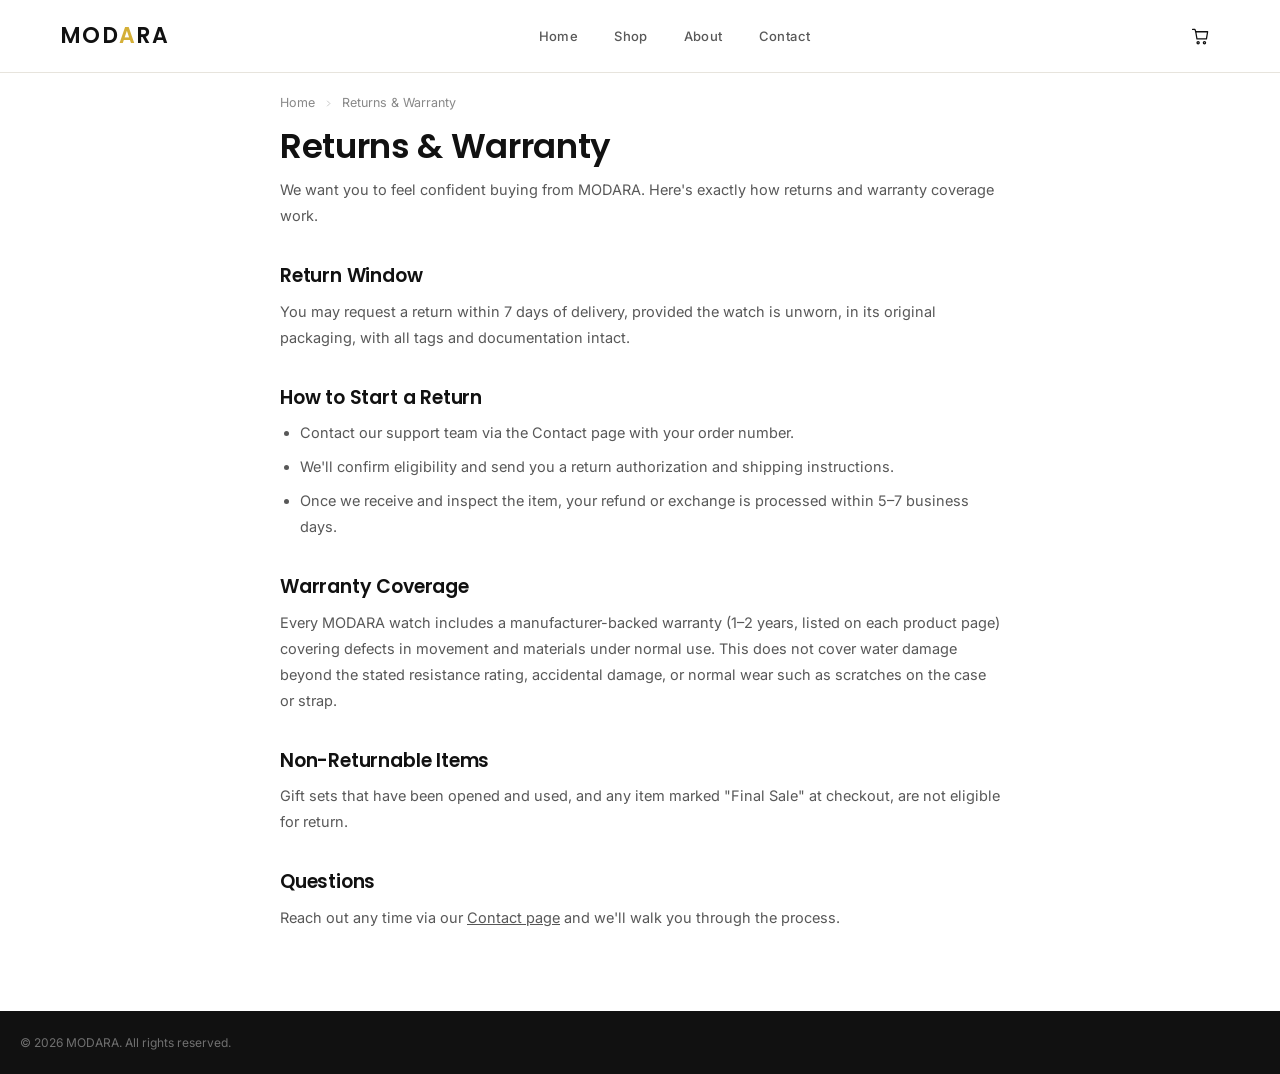
<file: returns.html>
<!DOCTYPE html>
<html lang="en">
<head>
<meta charset="UTF-8">
<meta name="viewport" content="width=device-width, initial-scale=1.0">
<title>Returns &amp; Warranty | MODARA</title>
<link rel="preconnect" href="https://fonts.googleapis.com">
<link rel="preconnect" href="https://fonts.gstatic.com" crossorigin>
<link href="https://fonts.googleapis.com/css2?family=Poppins:wght@400;500;600;700&family=Inter:wght@400;500;600;700&display=swap" rel="stylesheet">
<link rel="stylesheet" href="css/style.css">
<style>
  .policy-body{ max-width:72ch; padding:20px 0 80px; }
  .policy-body h2{ font-size:19px; margin-top:36px; margin-bottom:12px; }
  .policy-body p, .policy-body li{ font-size:14.5px; color:var(--ink-70); line-height:1.8; }
  .policy-body ul{ padding-left:20px; list-style:disc; }
  .policy-body li{ margin-bottom:8px; }
</style>
</head>
<body>
<header class="nav">
  <div class="wrap nav-inner">
    <a href="index.html" class="nav-logo">MOD<span>A</span>RA</a>
    <nav class="nav-links"><a href="index.html">Home</a><a href="shop.html">Shop</a><a href="about.html">About</a><a href="contact.html">Contact</a></nav>
    <div class="nav-actions"><a href="cart.html" class="icon-btn" aria-label="Cart"><svg viewBox="0 0 24 24" fill="none" stroke="currentColor" stroke-linecap="round" stroke-linejoin="round"><path d="M6 6h15l-1.5 9h-12z"/><path d="M6 6L5 3H2"/><circle cx="9" cy="20" r="1.4"/><circle cx="17" cy="20" r="1.4"/></svg><span class="cart-count" data-cart-count>0</span></a></div>
  </div>
</header>
<div class="wrap policy-body">
  <div class="crumb" style="margin-bottom:14px;"><a href="index.html">Home</a><svg viewBox="0 0 24 24" fill="none" stroke="currentColor"><path d="M9 6l6 6-6 6"/></svg><span>Returns &amp; Warranty</span></div>
  <h1 style="font-size:clamp(26px,4vw,34px);">Returns &amp; Warranty</h1>
  <p style="margin-top:12px;">We want you to feel confident buying from MODARA. Here's exactly how returns and warranty coverage work.</p>

  <h2>Return Window</h2>
  <p>You may request a return within 7 days of delivery, provided the watch is unworn, in its original packaging, with all tags and documentation intact.</p>

  <h2>How to Start a Return</h2>
  <ul>
    <li>Contact our support team via the Contact page with your order number.</li>
    <li>We'll confirm eligibility and send you a return authorization and shipping instructions.</li>
    <li>Once we receive and inspect the item, your refund or exchange is processed within 5–7 business days.</li>
  </ul>

  <h2>Warranty Coverage</h2>
  <p>Every MODARA watch includes a manufacturer-backed warranty (1–2 years, listed on each product page) covering defects in movement and materials under normal use. This does not cover water damage beyond the stated resistance rating, accidental damage, or normal wear such as scratches on the case or strap.</p>

  <h2>Non-Returnable Items</h2>
  <p>Gift sets that have been opened and used, and any item marked "Final Sale" at checkout, are not eligible for return.</p>

  <h2>Questions</h2>
  <p>Reach out any time via our <a href="contact.html" style="text-decoration:underline;">Contact page</a> and we'll walk you through the process.</p>
</div>
<footer class="footer">
  <div class="wrap footer-bottom" style="border-top:none;"><span>© 2026 MODARA. All rights reserved.</span></div>
</footer>
<script src="js/products.js"></script>
<script src="js/main.js"></script>
</body>
</html>
</file>
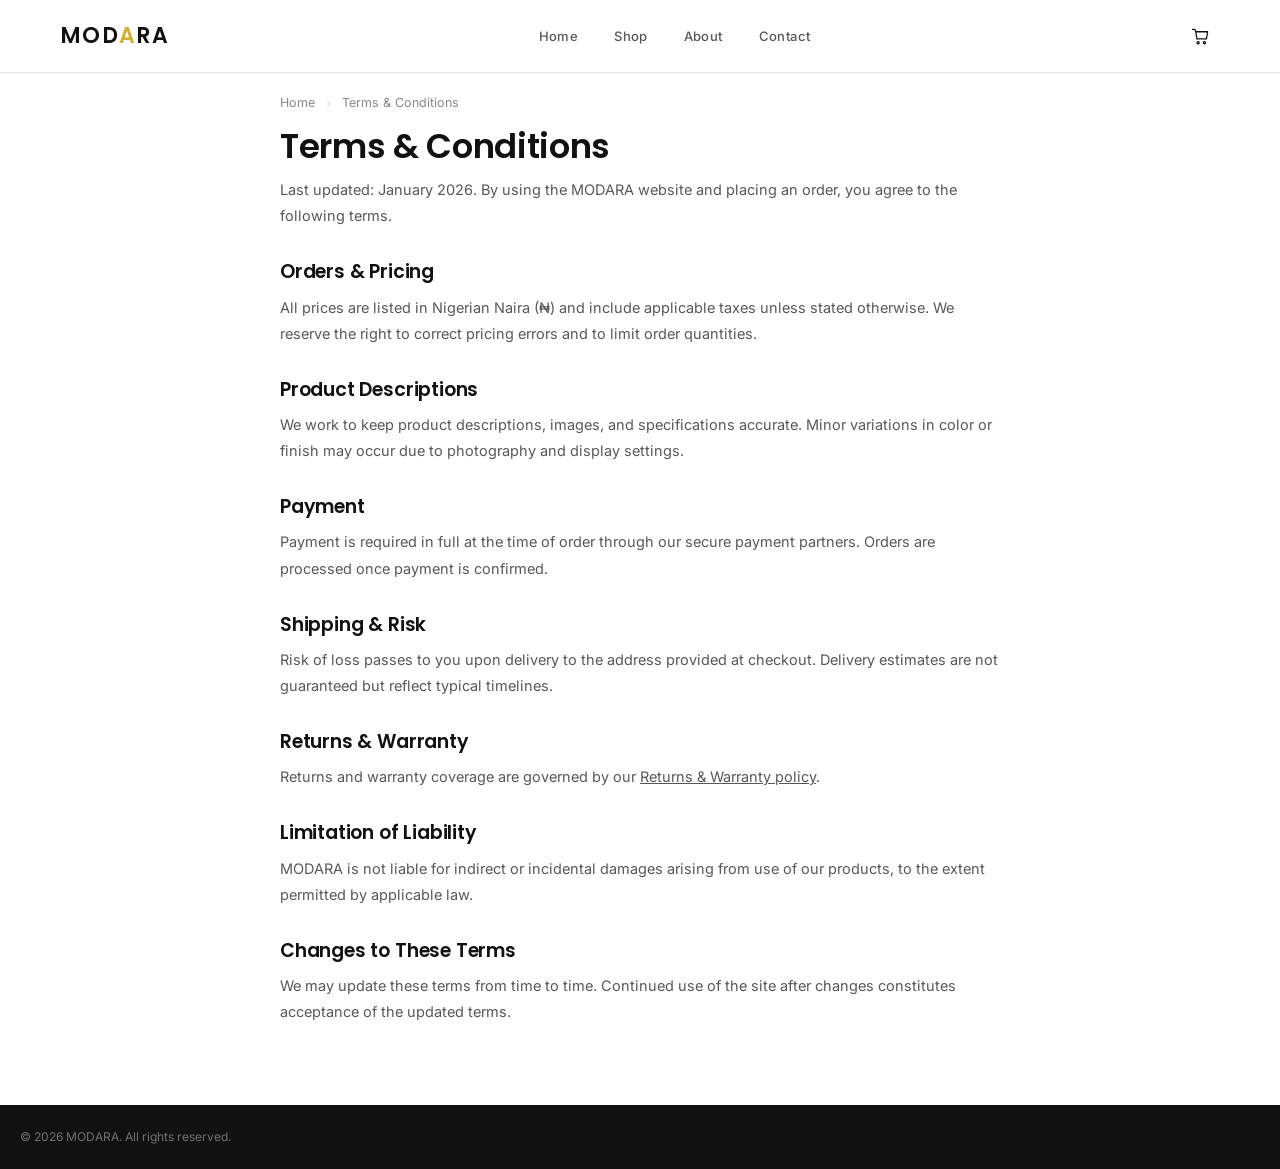
<file: terms.html>
<!DOCTYPE html>
<html lang="en">
<head>
<meta charset="UTF-8">
<meta name="viewport" content="width=device-width, initial-scale=1.0">
<title>Terms &amp; Conditions | MODARA</title>
<link rel="preconnect" href="https://fonts.googleapis.com">
<link rel="preconnect" href="https://fonts.gstatic.com" crossorigin>
<link href="https://fonts.googleapis.com/css2?family=Poppins:wght@400;500;600;700&family=Inter:wght@400;500;600;700&display=swap" rel="stylesheet">
<link rel="stylesheet" href="css/style.css">
<style>
  .policy-body{ max-width:72ch; padding:20px 0 80px; }
  .policy-body h2{ font-size:19px; margin-top:32px; margin-bottom:12px; }
  .policy-body p, .policy-body li{ font-size:14.5px; color:var(--ink-70); line-height:1.8; }
  .policy-body ul{ padding-left:20px; list-style:disc; }
  .policy-body li{ margin-bottom:8px; }
</style>
</head>
<body>
<header class="nav">
  <div class="wrap nav-inner">
    <a href="index.html" class="nav-logo">MOD<span>A</span>RA</a>
    <nav class="nav-links"><a href="index.html">Home</a><a href="shop.html">Shop</a><a href="about.html">About</a><a href="contact.html">Contact</a></nav>
    <div class="nav-actions"><a href="cart.html" class="icon-btn" aria-label="Cart"><svg viewBox="0 0 24 24" fill="none" stroke="currentColor" stroke-linecap="round" stroke-linejoin="round"><path d="M6 6h15l-1.5 9h-12z"/><path d="M6 6L5 3H2"/><circle cx="9" cy="20" r="1.4"/><circle cx="17" cy="20" r="1.4"/></svg><span class="cart-count" data-cart-count>0</span></a></div>
  </div>
</header>
<div class="wrap policy-body">
  <div class="crumb" style="margin-bottom:14px;"><a href="index.html">Home</a><svg viewBox="0 0 24 24" fill="none" stroke="currentColor"><path d="M9 6l6 6-6 6"/></svg><span>Terms &amp; Conditions</span></div>
  <h1 style="font-size:clamp(26px,4vw,34px);">Terms &amp; Conditions</h1>
  <p style="margin-top:12px;">Last updated: January 2026. By using the MODARA website and placing an order, you agree to the following terms.</p>

  <h2>Orders &amp; Pricing</h2>
  <p>All prices are listed in Nigerian Naira (₦) and include applicable taxes unless stated otherwise. We reserve the right to correct pricing errors and to limit order quantities.</p>

  <h2>Product Descriptions</h2>
  <p>We work to keep product descriptions, images, and specifications accurate. Minor variations in color or finish may occur due to photography and display settings.</p>

  <h2>Payment</h2>
  <p>Payment is required in full at the time of order through our secure payment partners. Orders are processed once payment is confirmed.</p>

  <h2>Shipping &amp; Risk</h2>
  <p>Risk of loss passes to you upon delivery to the address provided at checkout. Delivery estimates are not guaranteed but reflect typical timelines.</p>

  <h2>Returns &amp; Warranty</h2>
  <p>Returns and warranty coverage are governed by our <a href="returns.html" style="text-decoration:underline;">Returns &amp; Warranty policy</a>.</p>

  <h2>Limitation of Liability</h2>
  <p>MODARA is not liable for indirect or incidental damages arising from use of our products, to the extent permitted by applicable law.</p>

  <h2>Changes to These Terms</h2>
  <p>We may update these terms from time to time. Continued use of the site after changes constitutes acceptance of the updated terms.</p>
</div>
<footer class="footer"><div class="wrap footer-bottom" style="border-top:none;"><span>© 2026 MODARA. All rights reserved.</span></div></footer>
<script src="js/products.js"></script>
<script src="js/main.js"></script>
</body>
</html>
</file>
<file: css/style.css>
/* =========================================================
   MODARA — Design Tokens & Base
   Premium watch boutique. Black / Gold / Paper.
   ========================================================= */

:root{
  --ink:        #111111;
  --ink-70:     rgba(17,17,17,.70);
  --ink-50:     rgba(17,17,17,.50);
  --ink-30:     rgba(17,17,17,.30);
  --ink-12:     rgba(17,17,17,.12);
  --gold:       #D4AF37;
  --gold-soft:  #E8D48B;
  --gold-deep:  #A9822A;
  --paper:      #FFFFFF;
  --mist:       #F8F8F8;
  --mist-deep:  #F1EFEA;
  --line:       #E7E4DD;
  --success:    #2F6F4E;

  --font-head: 'Poppins', 'Helvetica Neue', Arial, sans-serif;
  --font-body: 'Inter', 'Helvetica Neue', Arial, sans-serif;

  --container: 1240px;
  --radius-sm: 4px;
  --radius-md: 10px;
  --radius-lg: 20px;
  --ease: cubic-bezier(.22,.61,.36,1);
}

*{box-sizing:border-box;}
html{scroll-behavior:smooth;}
@media (prefers-reduced-motion: reduce){
  html{scroll-behavior:auto;}
  *,*::before,*::after{animation-duration:.001ms !important; animation-iteration-count:1 !important; transition-duration:.001ms !important;}
}

body{
  margin:0;
  font-family:var(--font-body);
  color:var(--ink);
  background:var(--paper);
  -webkit-font-smoothing:antialiased;
  font-size:16px;
  line-height:1.6;
}

h1,h2,h3,h4{
  font-family:var(--font-head);
  margin:0;
  letter-spacing:-0.01em;
  font-weight:600;
  line-height:1.12;
}

p{margin:0;}
a{color:inherit;text-decoration:none;}
img{max-width:100%;display:block;}
button{font-family:inherit;cursor:pointer;}
ul{margin:0;padding:0;list-style:none;}

.wrap{
  max-width:var(--container);
  margin:0 auto;
  padding:0 20px;
}
@media (min-width:768px){ .wrap{padding:0 32px;} }
@media (min-width:1280px){ .wrap{padding:0 40px;} }

.eyebrow{
  font-family:var(--font-body);
  font-size:11px;
  font-weight:600;
  letter-spacing:.22em;
  text-transform:uppercase;
  color:var(--gold-deep);
  display:flex;
  align-items:center;
  gap:10px;
}
.eyebrow::before{
  content:"";
  width:16px;height:1px;
  background:var(--gold);
  display:inline-block;
}

.btn{
  display:inline-flex;
  align-items:center;
  justify-content:center;
  gap:8px;
  padding:16px 30px;
  border-radius:2px;
  font-family:var(--font-body);
  font-weight:600;
  font-size:13px;
  letter-spacing:.06em;
  text-transform:uppercase;
  border:1px solid transparent;
  transition:all .3s var(--ease);
  min-height:52px;
  white-space:nowrap;
}
.btn-primary{
  background:var(--ink);
  color:var(--paper);
  border-color:var(--ink);
}
.btn-primary:hover{ background:#000; box-shadow:0 8px 24px -8px rgba(17,17,17,.5); transform:translateY(-1px);}
.btn-gold{
  background:var(--gold);
  color:var(--ink);
  border-color:var(--gold);
}
.btn-gold:hover{ background:var(--gold-soft); box-shadow:0 8px 24px -8px rgba(212,175,55,.6); transform:translateY(-1px);}
.btn-outline{
  background:transparent;
  color:var(--ink);
  border-color:var(--ink);
}
.btn-outline:hover{ background:var(--ink); color:var(--paper); }
.btn-outline-light{
  background:transparent;
  color:var(--paper);
  border-color:rgba(255,255,255,.5);
}
.btn-outline-light:hover{ background:var(--paper); color:var(--ink); border-color:var(--paper);}
.btn-block{width:100%;}
.btn[disabled]{opacity:.45;cursor:not-allowed;}

.section{ padding:72px 0; }
@media (min-width:1024px){ .section{ padding:112px 0; } }
.section-tight{ padding:48px 0; }

.section-head{
  display:flex;
  flex-direction:column;
  gap:14px;
  margin-bottom:40px;
}
@media (min-width:1024px){ .section-head{margin-bottom:56px;} }

.section-title{ font-size:clamp(28px,4vw,42px); }

/* ---------- Nav ---------- */
.nav{
  position:sticky;
  top:0;
  z-index:100;
  background:rgba(255,255,255,.92);
  backdrop-filter:saturate(180%) blur(14px);
  border-bottom:1px solid var(--line);
}
.nav-inner{
  display:flex;
  align-items:center;
  justify-content:space-between;
  height:72px;
}
.nav-logo{
  font-family:var(--font-head);
  font-weight:600;
  font-size:22px;
  letter-spacing:.06em;
}
.nav-logo span{color:var(--gold);}
.nav-links{
  display:none;
  gap:36px;
  font-size:13px;
  font-weight:500;
  letter-spacing:.03em;
}
.nav-links a{
  position:relative;
  padding:6px 0;
  color:var(--ink-70);
  transition:color .2s;
}
.nav-links a:hover, .nav-links a.active{color:var(--ink);}
.nav-links a.active::after{
  content:"";
  position:absolute; left:0; right:0; bottom:0;
  height:2px; background:var(--gold);
}
@media (min-width:960px){ .nav-links{display:flex;} }

.nav-actions{ display:flex; align-items:center; gap:6px; }
.icon-btn{
  width:40px;height:40px;
  display:inline-flex;align-items:center;justify-content:center;
  border-radius:50%;
  color:var(--ink);
  position:relative;
  transition:background .2s;
}
.icon-btn:hover{ background:var(--mist); }
.icon-btn svg{width:19px;height:19px;stroke-width:1.6;}
.cart-count{
  position:absolute; top:2px; right:2px;
  width:16px;height:16px;
  background:var(--gold);
  color:var(--ink);
  font-size:10px; font-weight:700;
  border-radius:50%;
  display:flex;align-items:center;justify-content:center;
}
.menu-btn{ display:inline-flex; }
@media (min-width:960px){ .menu-btn{display:none;} }

/* Mobile drawer */
.drawer-overlay{
  position:fixed; inset:0; background:rgba(17,17,17,.45);
  opacity:0; pointer-events:none; transition:opacity .3s var(--ease);
  z-index:200;
}
.drawer-overlay.open{ opacity:1; pointer-events:auto; }
.drawer{
  position:fixed; top:0; right:0; height:100%;
  width:min(86vw,360px);
  background:var(--paper);
  transform:translateX(100%);
  transition:transform .35s var(--ease);
  z-index:201;
  display:flex; flex-direction:column;
  box-shadow:-20px 0 60px -20px rgba(0,0,0,.3);
}
.drawer.open{ transform:translateX(0); }
.drawer-head{
  display:flex;align-items:center;justify-content:space-between;
  padding:22px 22px; border-bottom:1px solid var(--line);
}
.drawer-body{ padding:10px 8px; overflow-y:auto; flex:1; }
.drawer-body a{
  display:flex; align-items:center; justify-content:space-between;
  padding:16px 16px; font-size:16px; font-weight:500;
  border-bottom:1px solid var(--mist);
}
.drawer-body a svg{width:16px;height:16px;opacity:.4;}

/* ---------- Hero ---------- */
.hero{
  position:relative;
  background:var(--ink);
  color:var(--paper);
  overflow:hidden;
}
.hero-inner{
  display:grid;
  gap:40px;
  padding:56px 0 40px;
  position:relative;
  z-index:2;
}
@media (min-width:960px){
  .hero-inner{ grid-template-columns:1.05fr .95fr; align-items:center; padding:0; min-height:88vh; }
}
.hero-copy{ position:relative; z-index:2; }
.hero-eyebrow{
  font-size:11px;font-weight:600;letter-spacing:.24em;text-transform:uppercase;
  color:var(--gold-soft); display:flex;align-items:center;gap:10px;margin-bottom:22px;
}
.hero-eyebrow::before{content:"";width:26px;height:1px;background:var(--gold);}
.hero-title{
  font-size:clamp(36px,6.4vw,68px);
  line-height:1.03;
  color:var(--paper);
  max-width:14ch;
}
.hero-title em{ color:var(--gold); font-style:normal; }
.hero-sub{
  margin-top:22px;
  font-size:17px;
  color:rgba(255,255,255,.68);
  max-width:46ch;
  line-height:1.7;
}
.hero-cta{ display:flex; flex-wrap:wrap; gap:14px; margin-top:36px; }
.hero-stats{
  display:flex; gap:32px; margin-top:56px;
  padding-top:28px; border-top:1px solid rgba(255,255,255,.14);
}
.hero-stat b{ display:block; font-family:var(--font-head); font-size:24px; color:var(--paper);}
.hero-stat span{ font-size:12px; color:rgba(255,255,255,.5); }

.hero-visual{
  position:relative;
  aspect-ratio:1/1.05;
  border-radius:var(--radius-lg);
  overflow:hidden;
  background:linear-gradient(160deg,#1b1b1b,#0a0a0a);
}
.hero-visual img{ width:100%;height:100%;object-fit:cover; }

/* Signature: sweeping second-hand accent */
.sweep-mark{
  position:absolute;
  width:1px; height:46%;
  background:linear-gradient(to bottom, var(--gold) 0%, rgba(212,175,55,0) 100%);
  left:50%; top:50%;
  transform-origin:top center;
  transform:translate(-50%,0) rotate(0deg);
  animation:sweep 12s linear infinite;
  opacity:.55;
}
@keyframes sweep{
  from{ transform:translate(-50%,0) rotate(0deg); }
  to{ transform:translate(-50%,0) rotate(360deg); }
}
.hero-ring{
  position:absolute; inset:0; margin:auto;
  width:78%; aspect-ratio:1/1;
  border:1px solid rgba(212,175,55,.25);
  border-radius:50%;
  pointer-events:none;
}
.hero-ring::before{
  content:""; position:absolute; inset:-1px; margin:auto;
  width:8px;height:8px;border-radius:50%;
  background:var(--gold);
  top:50%; left:50%; transform:translate(-50%,-50%);
  box-shadow:0 0 16px 2px rgba(212,175,55,.6);
}

/* ---------- Trust bar ---------- */
.trust-bar{
  border-top:1px solid var(--line);
  border-bottom:1px solid var(--line);
  background:var(--mist);
}
.trust-grid{
  display:grid;
  grid-template-columns:repeat(2,1fr);
  gap:0;
}
@media (min-width:768px){ .trust-grid{ grid-template-columns:repeat(4,1fr);} }
.trust-item{
  display:flex; align-items:center; gap:12px;
  padding:22px 16px;
  border-right:1px solid var(--line);
  border-bottom:1px solid var(--line);
}
@media (min-width:768px){ .trust-item:nth-child(2n){border-right:1px solid var(--line);} .trust-item:last-child, .trust-item:nth-child(4){border-right:none;} .trust-item{border-bottom:none;} }
.trust-item:nth-child(2n){ border-right:none; }
.trust-item svg{ width:22px;height:22px;color:var(--gold-deep);flex-shrink:0;stroke-width:1.4; }
.trust-item b{ display:block; font-size:13px; font-weight:600; }
.trust-item span{ display:block; font-size:11.5px; color:var(--ink-50); margin-top:2px;}

/* ---------- Category / occasion cards ---------- */
.chip-row{
  display:flex; gap:10px; overflow-x:auto; padding-bottom:6px;
  scrollbar-width:none;
}
.chip-row::-webkit-scrollbar{ display:none; }
.chip{
  flex:0 0 auto;
  padding:10px 20px;
  border:1px solid var(--ink-12);
  border-radius:100px;
  font-size:13px; font-weight:500;
  transition:all .2s;
}
.chip.active, .chip:hover{ background:var(--ink); color:var(--paper); border-color:var(--ink); }

.grid-cards{
  display:grid; gap:16px;
  grid-template-columns:repeat(2,1fr);
}
@media (min-width:640px){ .grid-cards{ grid-template-columns:repeat(3,1fr);} }
@media (min-width:1024px){ .grid-cards{ grid-template-columns:repeat(4,1fr);} }

.cat-card{
  position:relative;
  aspect-ratio:3/4;
  border-radius:var(--radius-md);
  overflow:hidden;
  background:var(--mist-deep);
}
.cat-card img{
  width:100%;height:100%;object-fit:cover;
  transition:transform .6s var(--ease);
}
.cat-card:hover img{ transform:scale(1.06); }
.cat-card::after{
  content:"";
  position:absolute; inset:0;
  background:linear-gradient(to top, rgba(17,17,17,.78) 0%, rgba(17,17,17,0) 55%);
}
.cat-card-label{
  position:absolute; left:16px; bottom:14px; right:16px; z-index:2;
  color:var(--paper);
}
.cat-card-label b{ font-family:var(--font-head); font-size:15px; font-weight:600; }
.cat-card-label span{ font-size:11.5px; color:rgba(255,255,255,.7); }

/* ---------- Collection feature cards ---------- */
.collection-grid{
  display:grid; gap:20px;
  grid-template-columns:1fr;
}
@media (min-width:768px){ .collection-grid{ grid-template-columns:1.3fr 1fr; grid-template-rows:1fr 1fr; } }
.collection-card{
  position:relative;
  border-radius:var(--radius-lg);
  overflow:hidden;
  min-height:300px;
  background:var(--ink);
}
.collection-card.tall{ grid-row: span 2; min-height:420px; }
.collection-card img{
  position:absolute; inset:0; width:100%;height:100%;object-fit:cover;
  opacity:.82; transition:transform .7s var(--ease), opacity .4s;
}
.collection-card:hover img{ transform:scale(1.05); opacity:.95; }
.collection-card::after{
  content:""; position:absolute; inset:0;
  background:linear-gradient(to top, rgba(17,17,17,.9) 0%, rgba(17,17,17,.05) 60%);
}
.collection-content{
  position:absolute; left:26px; right:26px; bottom:26px; z-index:2; color:var(--paper);
}
.collection-tag{
  display:inline-block; font-size:10.5px; letter-spacing:.16em; text-transform:uppercase;
  color:var(--ink); background:var(--gold); padding:5px 10px; border-radius:2px; margin-bottom:12px;
  font-weight:700;
}
.collection-content h3{ font-size:24px; color:var(--paper); margin-bottom:8px;}
.collection-content p{ font-size:13.5px; color:rgba(255,255,255,.72); margin-bottom:14px; max-width:34ch;}
.collection-link{
  display:inline-flex; align-items:center; gap:6px;
  font-size:12.5px; font-weight:600; letter-spacing:.04em; text-transform:uppercase;
  color:var(--paper); border-bottom:1px solid var(--gold); padding-bottom:3px;
}

/* ---------- Product card / grid ---------- */
.product-grid{
  display:grid; gap:18px 16px;
  grid-template-columns:repeat(2,1fr);
}
@media (min-width:640px){ .product-grid{ grid-template-columns:repeat(3,1fr); gap:24px;} }
@media (min-width:1024px){ .product-grid{ grid-template-columns:repeat(4,1fr);} }

.product-card{
  position:relative;
  display:flex; flex-direction:column;
}
.product-media{
  position:relative;
  aspect-ratio:1/1.08;
  border-radius:var(--radius-md);
  overflow:hidden;
  background:var(--mist);
  margin-bottom:14px;
}
.product-media img{
  width:100%;height:100%;object-fit:cover;
  transition:transform .5s var(--ease), opacity .3s;
}
.product-card:hover .product-media img.hover-img{ opacity:1; }
.product-media img.hover-img{
  position:absolute; inset:0; opacity:0;
}
.product-badge{
  position:absolute; top:10px; left:10px; z-index:2;
  font-size:10px; font-weight:700; letter-spacing:.08em; text-transform:uppercase;
  padding:5px 9px; border-radius:2px;
  background:var(--ink); color:var(--paper);
}
.product-badge.gold{ background:var(--gold); color:var(--ink); }
.wishlist-btn{
  position:absolute; top:8px; right:8px; z-index:3;
  width:34px;height:34px; border-radius:50%;
  background:rgba(255,255,255,.92);
  display:flex;align-items:center;justify-content:center;
  transition:transform .2s;
}
.wishlist-btn:hover{ transform:scale(1.08); }
.wishlist-btn svg{ width:16px;height:16px; stroke-width:1.6; }
.wishlist-btn.active svg{ fill:var(--gold); stroke:var(--gold); }
.quick-add{
  position:absolute; left:10px; right:10px; bottom:10px; z-index:3;
  opacity:0; transform:translateY(8px);
  transition:all .25s var(--ease);
}
.product-card:hover .quick-add{ opacity:1; transform:translateY(0); }
@media (max-width:639px){ .quick-add{ opacity:1; transform:none; position:static; margin-top:10px; } }

.product-info b.brand{
  display:block; font-size:10.5px; letter-spacing:.1em; text-transform:uppercase;
  color:var(--ink-50); font-weight:600; margin-bottom:4px;
}
.product-info .pname{
  font-family:var(--font-head); font-size:14.5px; font-weight:500; line-height:1.35;
}
.product-info .prating{
  display:flex; align-items:center; gap:5px; margin-top:6px; font-size:11.5px; color:var(--ink-50);
}
.product-info .prating svg{ width:12px;height:12px; color:var(--gold); }
.product-info .pprice{
  margin-top:8px; display:flex; align-items:baseline; gap:8px;
}
.pprice b{ font-family:var(--font-head); font-size:16px; font-weight:600; }
.pprice s{ font-size:12.5px; color:var(--ink-30); }

/* ---------- Comparison table ---------- */
.compare-wrap{
  display:grid; grid-template-columns:1fr 1fr;
  border:1px solid var(--line);
  border-radius:var(--radius-md);
  overflow:hidden;
}
.compare-col{ padding:26px 18px; }
.compare-col.generic{ background:var(--mist); }
.compare-col.modara{ background:var(--ink); color:var(--paper); }
.compare-head{ text-align:center; margin-bottom:20px; }
.compare-head b{ font-family:var(--font-head); font-size:15px; letter-spacing:.02em; }
.compare-col.generic .compare-head b{ color:var(--ink-50); }
.compare-col.modara .compare-head b{ color:var(--gold); }
.compare-row{
  display:flex; align-items:flex-start; gap:10px;
  padding:12px 4px;
  font-size:13px;
  border-top:1px solid rgba(0,0,0,.06);
}
.compare-col.modara .compare-row{ border-top-color:rgba(255,255,255,.1); }
.compare-row:first-of-type{ border-top:none; }
.compare-row svg{ width:15px;height:15px;flex-shrink:0;margin-top:2px; }
.compare-col.generic svg{ color:var(--ink-30); }
.compare-col.modara svg{ color:var(--gold); }

/* ---------- Testimonials ---------- */
.testi-track{
  display:flex; gap:20px; overflow-x:auto; scroll-snap-type:x mandatory;
  padding-bottom:10px; scrollbar-width:none;
}
.testi-track::-webkit-scrollbar{ display:none; }
.testi-card{
  scroll-snap-align:start;
  flex:0 0 84%;
  border:1px solid var(--line);
  border-radius:var(--radius-md);
  padding:26px;
  background:var(--mist);
}
@media (min-width:640px){ .testi-card{ flex-basis:44%; } }
@media (min-width:1024px){ .testi-card{ flex-basis:31%; } }
.testi-stars{ display:flex; gap:3px; color:var(--gold); margin-bottom:14px; }
.testi-stars svg{ width:14px;height:14px; }
.testi-quote{ font-size:14.5px; line-height:1.7; color:var(--ink-70); }
.testi-person{ display:flex; align-items:center; gap:12px; margin-top:20px; }
.testi-avatar{
  width:40px;height:40px;border-radius:50%;
  background:linear-gradient(135deg,var(--ink),#3a3a3a);
  display:flex;align-items:center;justify-content:center;
  color:var(--gold); font-family:var(--font-head); font-weight:600; font-size:13px;
}
.testi-person b{ display:block; font-size:13px; }
.testi-person span{ display:block; font-size:11.5px; color:var(--ink-50); }

/* ---------- Instagram gallery ---------- */
.insta-grid{
  display:grid; grid-template-columns:repeat(3,1fr); gap:6px;
}
@media (min-width:768px){ .insta-grid{ grid-template-columns:repeat(6,1fr); gap:8px;} }
.insta-item{
  position:relative; aspect-ratio:1/1; overflow:hidden; border-radius:6px;
}
.insta-item img{ width:100%;height:100%;object-fit:cover; transition:transform .5s; }
.insta-item:hover img{ transform:scale(1.08); }
.insta-item::after{
  content:""; position:absolute; inset:0; background:rgba(17,17,17,0); transition:background .25s;
}
.insta-item:hover::after{ background:rgba(17,17,17,.15); }

/* ---------- Newsletter ---------- */
.newsletter{
  background:var(--ink);
  color:var(--paper);
  border-radius:var(--radius-lg);
  padding:48px 28px;
  text-align:center;
  position:relative;
  overflow:hidden;
}
@media (min-width:768px){ .newsletter{ padding:72px 40px; } }
.newsletter h2{ color:var(--paper); font-size:clamp(26px,4vw,38px); max-width:20ch; margin:0 auto; }
.newsletter p{ color:rgba(255,255,255,.65); max-width:44ch; margin:16px auto 0; font-size:14.5px;}
.nl-form{
  display:flex; flex-direction:column; gap:10px;
  max-width:440px; margin:32px auto 0;
}
@media (min-width:520px){ .nl-form{ flex-direction:row; } }
.nl-form input{
  flex:1;
  padding:15px 18px;
  border-radius:2px;
  border:1px solid rgba(255,255,255,.22);
  background:rgba(255,255,255,.06);
  color:var(--paper);
  font-size:14px;
}
.nl-form input::placeholder{ color:rgba(255,255,255,.4); }
.nl-form input:focus{ outline:2px solid var(--gold); outline-offset:1px; }
.nl-note{ margin-top:14px; font-size:11.5px; color:rgba(255,255,255,.4); }

/* ---------- FAQ ---------- */
.faq-item{ border-bottom:1px solid var(--line); }
.faq-q{
  width:100%; display:flex; align-items:center; justify-content:space-between;
  padding:20px 2px; text-align:left; background:none; border:none;
  font-family:var(--font-head); font-size:15.5px; font-weight:500; color:var(--ink);
}
.faq-q svg{ width:16px;height:16px; flex-shrink:0; transition:transform .25s; color:var(--gold-deep); }
.faq-item.open .faq-q svg{ transform:rotate(45deg); }
.faq-a{
  max-height:0; overflow:hidden; transition:max-height .3s var(--ease);
}
.faq-a-inner{ padding:0 2px 20px; font-size:14px; color:var(--ink-70); line-height:1.7; max-width:66ch; }

/* ---------- Footer ---------- */
.footer{ background:var(--ink); color:rgba(255,255,255,.75); }
.footer-top{
  display:grid; gap:36px;
  padding:64px 0 40px;
  grid-template-columns:1fr;
}
@media (min-width:768px){ .footer-top{ grid-template-columns:1.4fr repeat(3,1fr); } }
.footer-brand .nav-logo{ color:var(--paper); }
.footer-brand p{ margin-top:16px; font-size:13.5px; color:rgba(255,255,255,.5); max-width:32ch; line-height:1.7;}
.footer-social{ display:flex; gap:10px; margin-top:22px; }
.footer-social a{
  width:36px;height:36px;border-radius:50%;border:1px solid rgba(255,255,255,.18);
  display:flex;align-items:center;justify-content:center; transition:all .2s;
}
.footer-social a:hover{ background:var(--gold); border-color:var(--gold); color:var(--ink); }
.footer-social svg{ width:15px;height:15px; }
.footer-col b{
  display:block; font-size:11px; letter-spacing:.14em; text-transform:uppercase;
  color:rgba(255,255,255,.4); margin-bottom:18px; font-weight:600;
}
.footer-col ul li{ margin-bottom:12px; }
.footer-col a{ font-size:13.5px; color:rgba(255,255,255,.72); transition:color .2s; }
.footer-col a:hover{ color:var(--gold); }
.footer-bottom{
  border-top:1px solid rgba(255,255,255,.12);
  padding:22px 0;
  display:flex; flex-direction:column; gap:12px;
  font-size:12px; color:rgba(255,255,255,.4);
}
@media (min-width:768px){ .footer-bottom{ flex-direction:row; align-items:center; justify-content:space-between; } }
.footer-bottom .pay-icons{ display:flex; gap:8px; align-items:center; }
.footer-bottom .pay-icons span{
  border:1px solid rgba(255,255,255,.18); border-radius:3px; padding:4px 8px; font-size:10.5px;
}

/* ---------- Sticky mobile add to cart ---------- */
.sticky-atc{
  position:fixed; left:0; right:0; bottom:0; z-index:150;
  background:rgba(255,255,255,.96);
  backdrop-filter:blur(10px);
  border-top:1px solid var(--line);
  padding:12px 16px calc(12px + env(safe-area-inset-bottom));
  display:flex; align-items:center; gap:14px;
  box-shadow:0 -10px 30px -10px rgba(0,0,0,.12);
  transform:translateY(0);
  transition:transform .3s var(--ease);
}
@media (min-width:960px){ .sticky-atc{ display:none; } }
.sticky-atc .price{ font-family:var(--font-head); font-weight:600; font-size:17px; white-space:nowrap; }
.sticky-atc .price span{ display:block; font-size:10.5px; font-weight:400; color:var(--ink-50); }

/* ---------- Breadcrumb ---------- */
.crumb{ display:flex; align-items:center; gap:8px; font-size:12.5px; color:var(--ink-50); flex-wrap:wrap;}
.crumb a:hover{ color:var(--ink); }
.crumb svg{ width:11px;height:11px; }

/* ---------- Misc utility ---------- */
.text-gold{ color:var(--gold-deep); }
.muted{ color:var(--ink-50); }
.center{ text-align:center; }
.mx-auto{ margin-left:auto; margin-right:auto; }
.hairline{ height:1px; background:var(--line); border:none; margin:0; }
.badge-pill{
  display:inline-flex; align-items:center; gap:6px;
  font-size:11.5px; font-weight:600; padding:6px 12px; border-radius:100px;
  background:var(--mist); border:1px solid var(--line);
}
.reveal{ opacity:0; transform:translateY(24px); transition:opacity .7s var(--ease), transform .7s var(--ease); }
.reveal.in{ opacity:1; transform:translateY(0); }

.toast{
  position:fixed; bottom:24px; left:50%; transform:translate(-50%,20px);
  background:var(--ink); color:var(--paper);
  padding:14px 22px; border-radius:4px; font-size:13.5px; font-weight:500;
  display:flex; align-items:center; gap:10px;
  opacity:0; pointer-events:none; transition:all .3s var(--ease);
  z-index:300; box-shadow:0 16px 40px -12px rgba(0,0,0,.4);
}
.toast.show{ opacity:1; transform:translate(-50%,0); }
.toast svg{ width:16px;height:16px; color:var(--gold); }

@media (min-width:960px){ body.has-sticky-atc .section-pad-bottom{ padding-bottom:0; } }
body.has-sticky-atc{ padding-bottom:78px; }
@media (min-width:960px){ body.has-sticky-atc{ padding-bottom:0; } }
</file>
